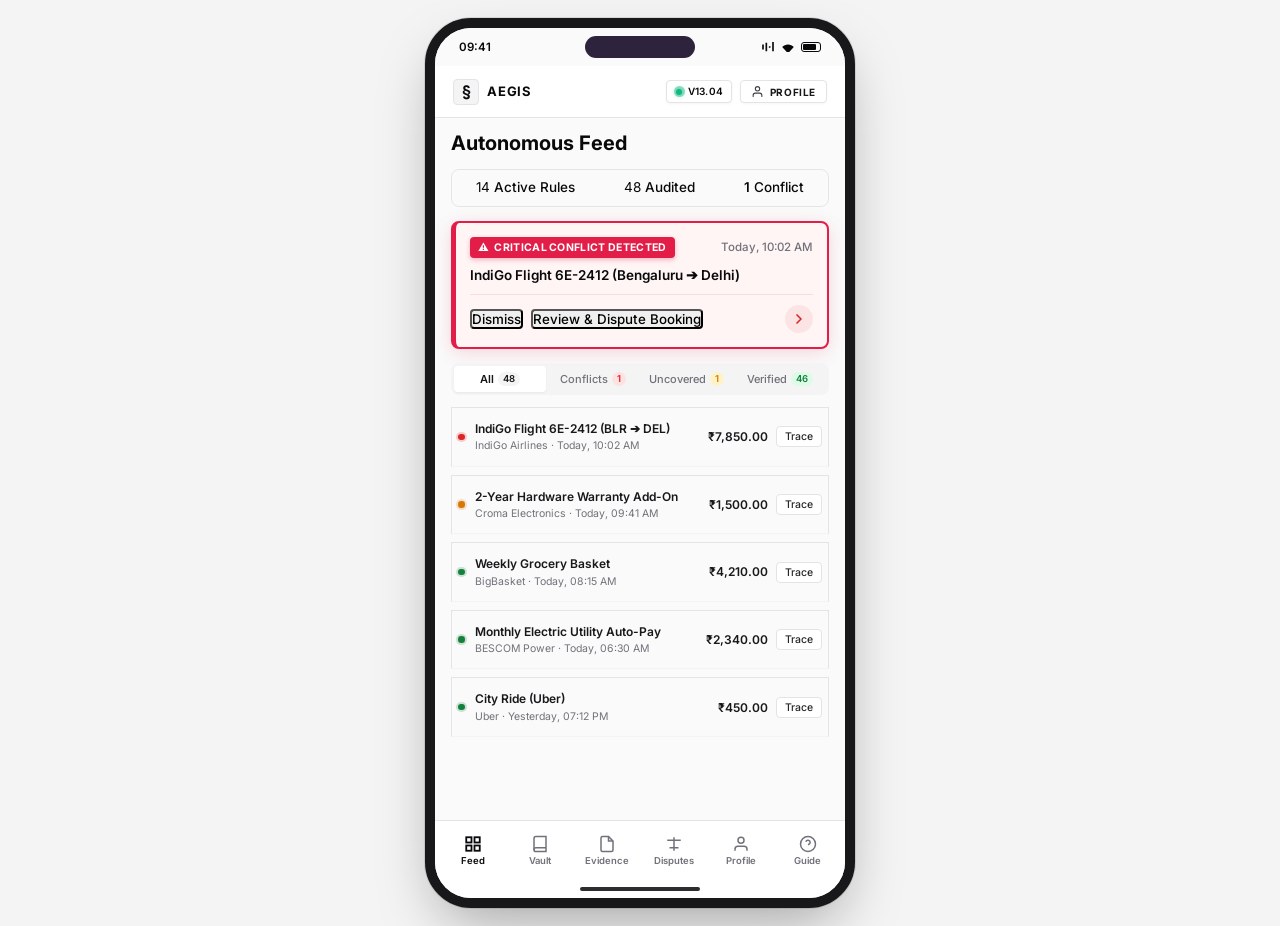
<file: mobileapp/index.html>
<!DOCTYPE html>
<html lang="en">

<head>
  <meta charset="UTF-8">
  <meta name="viewport"
    content="width=device-width, initial-scale=1.0, maximum-scale=1.0, user-scalable=no, viewport-fit=cover">
  <title>AEGIS — Autonomous Intent Auditing & Arbitration Ledger</title>
  <link rel="preconnect" href="https://fonts.googleapis.com">
  <link rel="preconnect" href="https://fonts.gstatic.com" crossorigin>
  <link
    href="https://fonts.googleapis.com/css2?family=Inter:wght@400;500;600;700&display=swap"
    rel="stylesheet">
  <link rel="stylesheet" href="styles.css">
</head>

<body>
  <!-- Mobile Device Shell Wrapper -->
  <div class="mobile-viewport-shell">
    <div class="mobile-device">

      <!-- iOS / Modern Mobile Status Bar -->
      <div class="status-bar">
        <span class="status-time">09:41</span>
        <div class="notch-island"></div>
        <div class="status-icons">
          <svg width="14" height="10" viewBox="0 0 16 12" fill="currentColor">
            <path d="M1 9h2V3H1v6zm4 2h2V1H5v10zm4-4h2V5H9v4zm4 4h2V0h-2v11z" />
          </svg>
          <svg width="12" height="10" viewBox="0 0 16 12" fill="currentColor">
            <path d="M8 2.5C4.9 2.5 2.2 3.8.3 5.9L8 14.5l7.7-8.6C13.8 3.8 11.1 2.5 8 2.5z" />
          </svg>
          <div class="battery-icon">
            <div class="battery-level"></div>
          </div>
        </div>
      </div>

      <!-- App Masthead with Live Pulse & Profile Avatar -->
      <header class="mobile-header">
        <div class="header-brand">
          <div class="brand-symbol">§</div>
          <span class="brand-title">AEGIS</span>
        </div>
        <div class="header-right">
          <span class="header-pill mono has-detail" data-detail-title="Vault Specification"
            data-detail-tag="SPECIFICATION" data-detail-highlight="Version 13.04 Enforced"
            data-detail-text="14 active human constraints sealed in client-side enclave. SHA-256 root hash verified.">
            <span class="live-pulse-wrapper mini">
              <span class="live-pulse-core"></span>
              <span class="live-pulse-ring"></span>
            </span>
            <span>V13.04</span>
          </span>
          <button class="m-profile-pill-btn has-detail" id="btnTopAvatar" title="Open Profile & Spent Analysis"
            data-detail-title="Principal Identity" data-detail-tag="USR-2040-DEMO"
            data-detail-highlight="Harshith · Bangalore"
            data-detail-text="Hardware TPM-2040 enclave key 8F9A-2B3C. Tap to open profile, spent charts, and kill-switch.">
            <svg class="m-profile-icon" width="13" height="13" viewBox="0 0 24 24" fill="none" stroke="currentColor"
              stroke-width="2" stroke-linecap="round" stroke-linejoin="round">
              <path d="M20 21v-2a4 4 0 0 0-4-4H8a4 4 0 0 0-4 4v2"></path>
              <circle cx="12" cy="7" r="4"></circle>
            </svg>
            <span class="m-profile-text">PROFILE</span>
            <span class="live-pulse-wrapper micro" title="Active">
              <span class="live-pulse-core"></span>
              <span class="live-pulse-ring"></span>
            </span>
          </button>
        </div>
      </header>

      <!-- Main Scrollable Content Area -->
      <main class="mobile-content">

        <!-- ========================================== -->
        <!-- SCREEN 1: AUDIT FEED / OVERVIEW            -->
        <!-- ========================================== -->
        <section class="screen-pane active" id="screen-overview">
          <div class="welcome-box">
            <h1 class="welcome-title">Autonomous Feed</h1>
          </div>

          <!-- Sleek, Borderless Horizontal Summary Bar with Subtle Dividers -->
          <div class="m-enterprise-stats-bar">
            <div class="m-stat-item has-detail" data-detail-title="Vault Mandates" data-detail-tag="ACTIVE RULES"
              data-detail-highlight="14 Enforced Constraints"
              data-detail-text="Covering domestic flights, daily food, utility limits, recurring software, and office expenses.">
              <span class="m-stat-num mono" id="overviewRulesCount">14</span>
              <span class="m-stat-label">Active Rules</span>
            </div>
            <div class="m-stat-divider"></div>
            <div class="m-stat-item has-detail" data-detail-title="Audited Actions" data-detail-tag="VERIFIED"
              data-detail-highlight="48 Transactions Audited"
              data-detail-text="Every agent action is cryptographically checked against recorded limits in real-time.">
              <span class="m-stat-num mono">48</span>
              <span class="m-stat-label">Audited</span>
            </div>
            <div class="m-stat-divider"></div>
            <div class="m-stat-item m-stat-conflict has-detail" data-detail-title="Booking Conflict"
              data-detail-tag="NEEDS ATTENTION" data-detail-highlight="Flight Arrival Conflict"
              data-detail-text="Your flight booking arrives at 9:00 PM, violating your rule to arrive before 6:00 PM.">
              <span class="m-stat-num mono text-danger font-600" id="overviewOpenCases">1</span>
              <span class="m-stat-label text-danger">Conflict</span>
            </div>
          </div>

          <!-- Featured / Critical Alert Card (Expandable Alert Bar) -->
          <div class="m-enterprise-conflict-card conflict-card-highlighted" id="mPrimaryConflictCard">
            <!-- Clickable Conflict Summary Bar -->
            <div class="m-conflict-bar-toggle" id="mConflictBarToggle" title="Tap to view rule comparison">
              <div class="m-conflict-bar-top">
                <div class="m-conflict-alert-badge">
                  <span class="m-conflict-icon">⚠️</span>
                  <span class="m-conflict-badge-text">CRITICAL CONFLICT DETECTED</span>
                </div>
                <span class="m-conflict-bar-time">Today, 10:02 AM</span>
              </div>

              <div class="m-ent-title-wrap">
                <h3 class="m-ent-title">IndiGo Flight 6E-2412 (Bengaluru ➔ Delhi)</h3>
              </div>

              <div class="m-conflict-bar-actions">
                <div class="m-conflict-btns">
                  <button class="m-btn-ent-ghost" id="btnMReviewDismiss">Dismiss</button>
                  <button class="m-btn-ent-primary" id="btnMReviewEvidence">
                    <span>Review & Dispute Booking</span>
                  </button>
                </div>
                <div class="m-conflict-chevron-wrap" title="Toggle rule comparison">
                  <svg class="m-conflict-chevron-icon" width="16" height="16" viewBox="0 0 24 24" fill="none" stroke="currentColor" stroke-width="2.5" stroke-linecap="round" stroke-linejoin="round">
                    <polyline points="9 18 15 12 9 6"></polyline>
                  </svg>
                </div>
              </div>
            </div>

            <!-- Expandable Comparison Drawer (Reveals when tapped) -->
            <div class="m-conflict-expandable-drawer" id="mConflictExpandableDrawer">
              <div class="m-enterprise-diff-grid">
                <!-- Left Column: Your Rule -->
                <div class="m-diff-col col-expected">
                  <div class="m-diff-col-head">
                    <span class="m-diff-col-label">YOUR RULE</span>
                    <span class="m-diff-col-tag tag-mandate">Arrive before 6:00 PM</span>
                  </div>
                  <div class="m-diff-col-text">
                    Arrive before <strong class="font-600">6:00 PM</strong>
                  </div>
                  <div class="m-diff-col-meta">
                    Rule was active prior to booking
                  </div>
                </div>

                <!-- Right Column: What Happened -->
                <div class="m-diff-col col-actual">
                  <div class="m-diff-col-head">
                    <span class="m-diff-col-label">WHAT HAPPENED</span>
                    <span class="m-diff-col-tag tag-breach">3 Hours Late</span>
                  </div>
                  <div class="m-diff-col-text text-breach">
                    Flight lands at <strong>9:00 PM</strong>
                  </div>
                  <div class="m-diff-col-meta text-danger">
                    Booked without your approval
                  </div>
                </div>
              </div>

              <!-- Variance Alert Strip -->
              <div class="m-enterprise-variance-strip">
                <svg width="15" height="15" viewBox="0 0 24 24" fill="none" stroke="currentColor" stroke-width="2">
                  <path d="M10.29 3.86L1.82 18a2 2 0 0 0 1.71 3h16.94a2 2 0 0 0 1.71-3L13.71 3.86a2 2 0 0 0-3.42 0z">
                  </path>
                  <line x1="12" y1="9" x2="12" y2="13"></line>
                  <line x1="12" y1="17" x2="12.01" y2="17"></line>
                </svg>
                <span><strong>Conflict:</strong> Your travel assistant booked a flight arriving at 9:00 PM, exceeding your 6:00 PM arrival cutoff by 3 hours.</span>
              </div>
            </div>
          </div>

          <!-- Linear / Apple Style Segmented Control Tab Bar -->
          <div class="m-linear-segmented-control" id="mActivityFilters" role="tablist"
            aria-label="Filter execution records">
            <button class="m-linear-tab active" data-filter="all" role="tab" aria-selected="true">
              <span>All</span>
              <span class="m-linear-tab-badge">48</span>
            </button>
            <button class="m-linear-tab" data-filter="mismatch" role="tab" aria-selected="false">
              <span>Conflicts</span>
              <span class="m-linear-tab-badge badge-red">1</span>
            </button>
            <button class="m-linear-tab" data-filter="uncovered" role="tab" aria-selected="false">
              <span>Uncovered</span>
              <span class="m-linear-tab-badge badge-amber">1</span>
            </button>
            <button class="m-linear-tab" data-filter="verified" role="tab" aria-selected="false">
              <span>Verified</span>
              <span class="m-linear-tab-badge badge-green">46</span>
            </button>
          </div>

          <!-- Activity Feed List with Standardized Badges and Quick Actions -->
          <div class="m-activity-list" id="mOverviewActivityList">
            <!-- Dynamically populated via app.js -->
          </div>
        </section>

        <!-- ========================================== -->
        <!-- SCREEN 2: INSTRUCTIONS VAULT               -->
        <!-- ========================================== -->
        <section class="screen-pane" id="screen-instructions">
          <div class="screen-title-bar">
            <div>
              <h2 class="screen-title">Instruction Vault</h2>
            </div>
            <!-- High-Contrast Obsidian Dark Primary Button -->
            <button class="btn-obsidian-m" id="btnMOpenAddRule">
              <svg width="12" height="12" viewBox="0 0 24 24" fill="none" stroke="currentColor" stroke-width="2.5">
                <line x1="12" y1="5" x2="12" y2="19"></line>
                <line x1="5" y1="12" x2="19" y2="12"></line>
              </svg>
              <span> Append Mandate</span>
            </button>
          </div>

          <!-- Sticky Mobile Search & Domain Filter Control Bar -->
          <div class="m-mandates-control-bar" id="mMandatesControlBar">
            <div class="m-mandates-search-wrap">
              <svg class="search-icon" width="13" height="13" viewBox="0 0 24 24" fill="none" stroke="currentColor"
                stroke-width="2">
                <circle cx="11" cy="11" r="8"></circle>
                <line x1="21" y1="21" x2="16.65" y2="16.65"></line>
              </svg>
              <input type="text" class="m-mandates-search-input" id="mMandatesSearchInput"
                placeholder="Search rules (e.g. Travel, Dining, Commute)...">
              <button class="search-clear-btn hidden" id="mMandatesSearchClear">✕</button>
            </div>

            <div class="m-mandates-filter-row">
              <div class="m-domain-pills-bar" id="mDomainFilterPills" role="tablist">
                <!-- Dynamically populated via mobileapp/app.js -->
              </div>
              <button class="m-severity-toggle-btn" id="btnMSeverityToggle" role="switch" aria-checked="false"
                title="Filter hard limits only">
                <span>⚡ Hard Limits</span>
              </button>
            </div>
          </div>

          <div class="m-activity-list" id="mRulesContainer">
            <!-- Dynamically populated via app.js with clean badges and ghost buttons -->
          </div>
        </section>

        <!-- ========================================== -->
        <!-- SCREEN 3: EVIDENCE (DISPUTE DOSSIER)       -->
        <!-- ========================================== -->
        <section class="screen-pane" id="screen-evidence">
          <div class="screen-title-bar">
            <div>
              <h2 class="screen-title">Evidence Dossier</h2>
            </div>
          </div>

          <!-- Verified Pre-Execution Takeaway Strip -->
          <div class="takeaway-strip">
            <span class="takeaway-title">Timeline Status:</span>
            <div class="takeaway-tags">
              <span class="takeaway-pill has-detail" data-detail-title="Timeline Verification" data-detail-tag="CONFIRMED"
                data-detail-highlight="Rule Set Before Booking"
                data-detail-text="Your rule was active 2.5 minutes before the flight booking was generated."><strong>Rule Active:</strong> Set Prior to Booking</span>
              <span class="takeaway-pill has-detail" data-detail-title="Claimed Remedy" data-detail-tag="DISPUTE"
                data-detail-highlight="Disputed Amount"
                data-detail-text="Dispute package prepared to request merchant refund or rebooking."><strong>Dispute:</strong>
                ₹7,850.00</span>
            </div>
          </div>

          <!-- Side-by-Side Comparison -->
          <div class="m-card">
            <div class="card-m-sec-title">Your Rule vs. Actual Booking</div>

            <div class="compare-m-block">
              <span class="compare-tag">YOUR ACTIVE RULE</span>
              <div class="compare-val">
                "Never book domestic flights scheduled to arrive <strong class="text-lead font-600">after 6:00 PM</strong>."
              </div>
              <div class="hash-pill" style="color: #059669;">
                <span>✓ Active Prior to Booking</span>
              </div>
            </div>

            <div class="compare-m-block observed-block">
              <span class="compare-tag text-critical">WHAT WAS BOOKED</span>
              <div class="compare-val">
                IndiGo Flight 6E-2412 arrives at <strong class="text-critical font-600">9:00 PM</strong> · ₹7,850.00
              </div>
              <div class="hash-pill" style="color: #DC2626;">
                <span>⚠️ 3 Hours Past Cutoff</span>
              </div>
            </div>

            <div class="m-delta-banner">
              <strong class="text-critical font-600">Conflict:</strong> The flight lands at 9:00 PM, which is 3 hours past your 6:00 PM arrival cutoff rule.
            </div>
          </div>

          <!-- Vertical Timeline -->
          <div class="m-card">
            <div class="card-m-sec-title">Booking & Verification Timeline</div>
            <div class="m-timeline">
              <div class="m-timeline-point">
                <div class="m-tl-dot"></div>
                <div class="m-tl-info">
                  <span class="text-xs text-muted">10:00 AM</span>
                  <div class="m-tl-text">You set rule: Domestic flights must arrive before 6:00 PM</div>
                </div>
              </div>
              <div class="m-timeline-point">
                <div class="m-tl-dot"></div>
                <div class="m-tl-info">
                  <span class="text-xs text-muted">10:02 AM</span>
                  <div class="m-tl-text">Travel Assistant booked IndiGo flight arriving at 9:00 PM</div>
                </div>
              </div>
              <div class="m-timeline-point critical">
                <div class="m-tl-dot dot-critical"></div>
                <div class="m-tl-info">
                  <span class="text-xs text-critical font-600">10:02 AM</span>
                  <div class="m-tl-text font-600 text-critical">Conflict detected: Flight arrives 3 hours past your cutoff</div>
                </div>
              </div>
              <div class="m-timeline-point">
                <div class="m-tl-dot"></div>
                <div class="m-tl-info">
                  <span class="text-xs text-muted">10:03 AM</span>
                  <div class="m-tl-text">Dispute evidence package prepared for IndiGo review</div>
                </div>
              </div>
            </div>
          </div>

          <!-- Actions -->
          <div class="card-m-actions">
            <button class="btn btn-secondary flex-1" id="btnMDownloadDossier">Export Evidence</button>
            <button class="btn btn-primary flex-1" id="btnMProceedToDispute">Submit Dispute →</button>
          </div>

          <!-- Legal Attestation Disclaimer Footer -->
          <div class="m-evidence-legal-disclaimer">
            <span class="text-2xs text-muted font-600">DISPUTE RECOURSE POLICY</span>
            <p class="text-2xs" style="margin-top: 3px; line-height: 1.4;">
              Notice: Dispute resolution and refunds are processed in accordance with merchant cancellation policies and consumer protection regulations.
            </p>
          </div>
        </section>

        <!-- ========================================== -->
        <!-- SCREEN 4: ARBITRATION CASES                -->
        <!-- ========================================== -->
        <section class="screen-pane" id="screen-disputes">
          <div class="screen-title-bar">
            <div>
              <h2 class="screen-title">Merchant Dispute Claims</h2>
            </div>
          </div>

          <!-- Visible Notice / Disclaimer Banner -->
          <div class="m-disclaimer-banner">
            <span class="m-disclaimer-icon">⚠️</span>
            <span class="m-disclaimer-text">
              <strong>Notice:</strong> Dispute resolution and refunds are subject to the merchant's official policies. Tap a claim below to view progress or submit evidence.
            </span>
          </div>

          <!-- Mobile Claims Selector List -->
          <div class="m-claims-list-card">
            <div class="m-claims-list-header">
              <span class="text-xs font-600">DISPUTE CLAIMS</span>
              <span class="claims-count-badge">3 Total</span>
            </div>
            <div class="m-claims-nav-list" id="mClaimsNavList">
              <div class="m-claim-list-item active" data-claim-id="claim-1">
                <div class="claim-item-top">
                  <span class="claim-item-merchant">IndiGo Airlines</span>
                  <span class="claim-item-status status-step-2">Step 2 of 4 · Ready</span>
                </div>
                <div class="claim-item-title">Flight 6E-2412 (BLR ➔ DEL)</div>
                <div class="claim-item-sub">Arrives 9:00 PM · Disputed: ₹7,850.00</div>
              </div>

              <div class="m-claim-list-item" data-claim-id="claim-2">
                <div class="claim-item-top">
                  <span class="claim-item-merchant">Croma Electronics</span>
                  <span class="claim-item-status status-step-4">Step 4 of 4 · Resolved</span>
                </div>
                <div class="claim-item-title">Smart Display Warranty Add-on</div>
                <div class="claim-item-sub">Unauthorized Plan · ₹1,299.00 Refunded</div>
              </div>

              <div class="m-claim-list-item" data-claim-id="claim-3">
                <div class="claim-item-top">
                  <span class="claim-item-merchant">Uber Premier</span>
                  <span class="claim-item-status status-step-3">Step 3 of 4 · Under Review</span>
                </div>
                <div class="claim-item-title">Airport Transit Surge Peak</div>
                <div class="claim-item-sub">Exceeded ₹800 Cap · Disputed: ₹650.00</div>
              </div>
            </div>
          </div>

          <!-- Visual 4-Step Progress Stepper -->
          <div class="m-card" style="margin-top: 10px;">
            <div class="card-m-sec-title">Dispute Progress (4 Steps)</div>
            <div class="m-timeline" id="mClaimTimeline">
              <div class="m-timeline-point point-done" id="mStep1Row">
                <div class="m-tl-dot dot-done"></div>
                <div class="m-tl-info">
                  <span class="text-xs text-muted">1. Conflict Detected</span>
                  <div class="m-tl-text font-600" id="mStep1Text">10:02 AM · Rule Breach</div>
                </div>
              </div>
              <div class="m-timeline-point point-current" id="mStep2Row">
                <div class="m-tl-dot dot-current" id="mStep2Dot"></div>
                <div class="m-tl-info">
                  <span class="text-xs text-muted" id="mStep2Lbl">2. Evidence Sealed</span>
                  <div class="m-tl-text font-600" id="mStep2Meta">10:03 AM · Ready</div>
                </div>
              </div>
              <div class="m-timeline-point" id="mStep3Row">
                <div class="m-tl-dot" id="mStep3Dot"></div>
                <div class="m-tl-info">
                  <span class="text-xs text-muted" id="mStep3Lbl">3. Merchant Review</span>
                  <div class="m-tl-text" id="mStep3Meta">Pending Action</div>
                </div>
              </div>
              <div class="m-timeline-point" id="mStep4Row">
                <div class="m-tl-dot" id="mStep4Dot"></div>
                <div class="m-tl-info">
                  <span class="text-xs text-muted" id="mStep4Lbl">4. Resolution / Refund</span>
                  <div class="m-tl-text" id="mStep4Meta">Pending Review</div>
                </div>
              </div>
            </div>
          </div>

          <!-- Claim Overview Grid & Statement of Claim for Selected Claim -->
          <div class="m-card" style="margin-top: 10px;">
            <div class="claim-overview-grid" style="margin-bottom: 12px;">
              <div class="claim-overview-cell">
                <span class="claim-overview-k">MERCHANT</span>
                <span class="claim-overview-v" id="mClaimMerchant">IndiGo Airlines</span>
              </div>
              <div class="claim-overview-cell">
                <span class="claim-overview-k">CONFLICT</span>
                <span class="claim-overview-v text-critical font-600" id="mClaimConflict">Arrives 9:00 PM (Rule: &lt; 6:00 PM)</span>
              </div>
              <div class="claim-overview-cell">
                <span class="claim-overview-k">AMOUNT IN DISPUTE</span>
                <span class="claim-overview-v text-critical font-600" id="mClaimAmount">₹7,850.00</span>
              </div>
              <div class="claim-overview-cell">
                <span class="claim-overview-k">RULE STATUS</span>
                <span class="claim-overview-v text-verified font-600" id="mClaimRuleStatus">Active Before Booking</span>
              </div>
            </div>

            <!-- Statement of Claim -->
            <div class="statement-claim-box" style="margin-top: 6px;">
              <div class="statement-claim-title">STATEMENT OF CLAIM</div>
              <div class="statement-claim-text" id="mClaimStatement">
                On October 21 at 10:02 AM, your Travel Assistant booked IndiGo flight 6E-2412 from Bengaluru to New Delhi arriving at 9:00 PM. Prior to this booking, an active rule was set at 10:00 AM requiring all domestic flights to arrive before 6:00 PM.
                <br><br>
                Because the assistant booked a ticket arriving 3 hours after your specified cutoff time, this dispute package has been generated to submit to IndiGo for review and reimbursement.
              </div>
            </div>

            <!-- Resolution Confirmation Card (Revealed on action) -->
            <div class="res-card hidden" id="mResolutionResult"
              style="background-color: #F0FDF4; border: 1.5px solid #86EFAC; border-radius: 6px; padding: 10px; margin-top: 10px;">
              <span class="status-pill-m status-verified">DISPUTE TRANSMITTED 🟢 // UNDER REVIEW ⏳</span>
              <p class="text-xs text-lead font-500" style="margin-top: 6px; line-height: 1.45;">
                IndiGo resolution server acknowledged receipt of your dispute package. Claim <strong>#DSP-8910</strong> is under <strong>Merchant Review</strong> (Est. 24-48h).
              </p>
            </div>

            <!-- 1-Tap Dispute Button -->
            <div style="margin-top: 12px;" id="mClaimActionWrap">
              <button class="btn btn-primary w-100" id="btnMInitiateDispute">
                ⚡ Submit Dispute Claim to IndiGo
              </button>
            </div>
          </div>
        </section>

        <!-- ========================================== -->
        <!-- ========================================== -->
        <!-- SCREEN 5: PRINCIPAL PROFILE & SETTINGS (HUB) -->
        <!-- ========================================== -->
        <section class="screen-pane" id="screen-security">

          <!-- 1. Top Minimal Header Bar -->
          <div class="hub-top-bar">
            <button class="hub-top-action-btn" id="btnHubBack" title="Back to Activity Feed">
              <svg width="16" height="16" viewBox="0 0 24 24" fill="none" stroke="currentColor" stroke-width="2.5"
                stroke-linecap="round" stroke-linejoin="round">
                <polyline points="15 18 9 12 15 6"></polyline>
              </svg>
            </button>
            <h2 class="hub-screen-title">Profile & App Settings</h2>
            <button class="hub-top-action-btn" id="btnHubHelp" title="View Security Charter & Guide">
              <svg width="15" height="15" viewBox="0 0 24 24" fill="none" stroke="currentColor" stroke-width="2"
                stroke-linecap="round" stroke-linejoin="round">
                <circle cx="12" cy="12" r="10"></circle>
                <path d="M9.09 9a3 3 0 0 1 5.83 1c0 2-3 3-3 3"></path>
                <line x1="12" y1="17" x2="12.01" y2="17"></line>
              </svg>
            </button>
          </div>

          <!-- 2. User & Vault Summary Card -->
          <div class="hub-user-summary">
            <div class="hub-user-left">
              <div class="hub-avatar-circle">
                <span>H</span>
                <span class="hub-avatar-pip" title="Device Protected"></span>
              </div>
              <div>
                <h3 class="hub-user-name">Harshith</h3>
                <div class="hub-user-sub">
                  <span>Bengaluru, India</span>
                  <span>·</span>
                  <span class="text-verified font-600">Device Protected</span>
                </div>
              </div>
            </div>
            <button class="hub-manage-link" id="btnHubManageUser"
              title="Manage credentials">Manage</button>
          </div>

          <!-- 3. Active Enclave Card -->
          <div class="hub-enclave-card" id="btnHubEnclaveCard" title="View Security Credentials">
            <div class="hub-enclave-left">
              <div class="hub-enclave-icon-box">
                <svg width="16" height="16" viewBox="0 0 24 24" fill="none" stroke="currentColor" stroke-width="2"
                  stroke-linecap="round" stroke-linejoin="round">
                  <rect x="4" y="4" width="16" height="16" rx="2"></rect>
                  <rect x="9" y="9" width="6" height="6"></rect>
                  <line x1="9" y1="1" x2="9" y2="4"></line>
                  <line x1="15" y1="1" x2="15" y2="4"></line>
                  <line x1="9" y1="20" x2="9" y2="23"></line>
                  <line x1="15" y1="20" x2="15" y2="23"></line>
                </svg>
              </div>
              <div>
                <div class="hub-enclave-title-row">
                  <span class="hub-enclave-key-title">Protected Key: 8F9A-2B3C</span>
                  <span class="hub-enclave-badge">ON-DEVICE</span>
                </div>
                <div class="hub-enclave-sub">Secure hardware storage · Never leaves device</div>
              </div>
            </div>
            <svg class="hub-chevron-icon" width="16" height="16" viewBox="0 0 24 24" fill="none" stroke="currentColor"
              stroke-width="2" stroke-linecap="round" stroke-linejoin="round">
              <polyline points="9 18 15 12 9 6"></polyline>
            </svg>
          </div>

          <!-- 4. Subtle Notification Banner -->
          <div class="hub-alert-banner">
            <div class="hub-alert-left">
              <span class="hub-pulse-dot"></span>
              <span class="hub-alert-msg">Agent Auditing Active · Independent Evidence Dossiers</span>
            </div>
            <button class="hub-alert-pill" id="btnHubAlertInspect">View Live Audit</button>
          </div>

          <!-- 5. Horizontal "Suggested for You" Carousel -->
          <div class="hub-carousel-section">
            <div class="hub-section-label">Suggested For You</div>
            <div class="hub-carousel-track">

              <div class="hub-tile-card" id="tileDossierExport" title="Export Signed Cryptographic Dossier">
                <div class="hub-tile-badge tint-purple">
                  <svg width="14" height="14" viewBox="0 0 24 24" fill="none" stroke="currentColor" stroke-width="2">
                    <path d="M21 15v4a2 2 0 0 1-2 2H5a2 2 0 0 1-2-2v-4"></path>
                    <polyline points="7 10 12 15 17 10"></polyline>
                    <line x1="12" y1="15" x2="12" y2="3"></line>
                  </svg>
                </div>
                <div class="hub-tile-title">Audit Log Export</div>
                <div class="hub-tile-sub">Signed JSON Dossier</div>
              </div>

              <div class="hub-tile-card" id="tileBearerKeys" title="Manage Connected Agent Bearer Tokens">
                <div class="hub-tile-badge tint-blue">
                  <svg width="14" height="14" viewBox="0 0 24 24" fill="none" stroke="currentColor" stroke-width="2">
                    <path d="M21 2l-2 2m-1-1l-3 3m1 1l-2 2m-1-1l-2 2m-2-2l-3 3a5 5 0 1 1-7-7l3-3a5 5 0 0 1 7 0l2 2">
                    </path>
                  </svg>
                </div>
                <div class="hub-tile-title">API Bearer Keys</div>
                <div class="hub-tile-sub">3 Active Agent Tokens</div>
              </div>

              <div class="hub-tile-card" id="tileBiometric" title="Hardware WebAuthn Passkeys">
                <div class="hub-tile-badge tint-emerald">
                  <svg width="14" height="14" viewBox="0 0 24 24" fill="none" stroke="currentColor" stroke-width="2">
                    <path d="M12 11c0 1.66-1.34 3-3 3s-3-1.34-3-3 1.34-3 3-3 3 1.34 3 3z"></path>
                    <path
                      d="M12 2a10 10 0 0 0-10 10c0 4.42 2.87 8.17 6.84 9.5.5.08.66-.23.66-.5v-1.69c-2.77.6-3.36-1.34-3.36-1.34-.46-1.16-1.11-1.47-1.11-1.47-.91-.62.07-.6.07-.6 1 .07 1.53 1.03 1.53 1.03.87 1.52 2.34 1.07 2.91.83.1-.65.35-1.09.63-1.34-2.22-.25-4.55-1.11-4.55-4.92 0-1.11.38-2 1.03-2.71-.1-.25-.45-1.29.1-2.64 0 0 .84-.27 2.75 1.02.79-.22 1.65-.33 2.5-.33.85 0 1.71.11 2.5.33 1.91-1.29 2.75-1.02 2.75-1.02.55 1.35.2 2.39.1 2.64.65.71 1.03 1.6 1.03 2.71 0 3.82-2.34 4.66-4.57 4.91.36.31.69.92.69 1.85V21c0 .27.16.59.67.5C19.14 20.16 22 16.42 22 12A10 10 0 0 0 12 2z">
                    </path>
                  </svg>
                </div>
                <div class="hub-tile-title">Biometric Enclave</div>
                <div class="hub-tile-sub">WebAuthn Passkey</div>
              </div>

              <div class="hub-tile-card" id="tileArbitration" title="Bilateral Merchant Arbitration">
                <div class="hub-tile-badge tint-amber">
                  <svg width="14" height="14" viewBox="0 0 24 24" fill="none" stroke="currentColor" stroke-width="2">
                    <path d="M12 3v18"></path>
                    <path d="M5 8l7-5 7 5"></path>
                    <path d="M3 13l4-2 4 2-4 2-4-2z"></path>
                    <path d="M13 13l4-2 4 2-4 2-4-2z"></path>
                  </svg>
                </div>
                <div class="hub-tile-title">Carrier Arbitration</div>
                <div class="hub-tile-sub">ADRP-2040 Portal</div>
              </div>

            </div>
          </div>

          <!-- 6. Hub List Section 1: Agent Mandates & Vaults -->
          <div class="hub-group-section">
            <div class="hub-group-header">Agent Mandates & Vaults</div>
            <div class="hub-list-card">

              <!-- Row: Audited Spent Analytics -->
              <div class="hub-row-item" data-hub-target="spending" title="Inspect Spent Analysis & Allocation Charts">
                <div class="hub-row-left">
                  <div class="hub-row-icon-box hub-tint-indigo">
                    <svg width="16" height="16" viewBox="0 0 24 24" fill="none" stroke="currentColor" stroke-width="2">
                      <path d="M21.21 15.89A10 10 0 1 1 8 2.83"></path>
                      <path d="M22 12A10 10 0 0 0 12 2v10z"></path>
                    </svg>
                  </div>
                  <div class="hub-row-content">
                    <span class="hub-row-title">Audited Spent Analytics</span>
                  </div>
                </div>
                <div class="hub-row-right">
                  <svg class="hub-chevron-icon" width="16" height="16" viewBox="0 0 24 24" fill="none"
                    stroke="currentColor" stroke-width="2">
                    <polyline points="9 18 15 12 9 6"></polyline>
                  </svg>
                </div>
              </div>

              <!-- Row: Autonomous Ceilings -->
              <div class="hub-row-item" data-hub-target="ceilings" title="View Autonomous Quota Ceilings">
                <div class="hub-row-left">
                  <div class="hub-row-icon-box hub-tint-emerald">
                    <svg width="16" height="16" viewBox="0 0 24 24" fill="none" stroke="currentColor" stroke-width="2">
                      <line x1="4" y1="21" x2="4" y2="14"></line>
                      <line x1="4" y1="10" x2="4" y2="3"></line>
                      <line x1="12" y1="21" x2="12" y2="12"></line>
                      <line x1="12" y1="8" x2="12" y2="3"></line>
                      <line x1="20" y1="21" x2="20" y2="16"></line>
                      <line x1="20" y1="12" x2="20" y2="3"></line>
                    </svg>
                  </div>
                  <div class="hub-row-content">
                    <span class="hub-row-title">Expenditure Ceilings</span>
                  </div>
                </div>
                <div class="hub-row-right">
                  <svg class="hub-chevron-icon" width="16" height="16" viewBox="0 0 24 24" fill="none"
                    stroke="currentColor" stroke-width="2">
                    <polyline points="9 18 15 12 9 6"></polyline>
                  </svg>
                </div>
              </div>

              <!-- Row: Connected Autonomous Agents -->
              <div class="hub-row-item" data-hub-target="agents" title="Manage Connected Agent Bearers">
                <div class="hub-row-left">
                  <div class="hub-row-icon-box hub-tint-blue">
                    <svg width="16" height="16" viewBox="0 0 24 24" fill="none" stroke="currentColor" stroke-width="2">
                      <rect x="2" y="3" width="20" height="14" rx="2" ry="2"></rect>
                      <line x1="8" y1="21" x2="16" y2="21"></line>
                      <line x1="12" y1="17" x2="12" y2="21"></line>
                    </svg>
                  </div>
                  <div class="hub-row-content">
                    <span class="hub-row-title">Connected Agent Bearers</span>
                  </div>
                </div>
                <div class="hub-row-right">
                  <svg class="hub-chevron-icon" width="16" height="16" viewBox="0 0 24 24" fill="none"
                    stroke="currentColor" stroke-width="2">
                    <polyline points="9 18 15 12 9 6"></polyline>
                  </svg>
                </div>
              </div>

            </div>
          </div>

          <!-- 7. Hub List Section 2: Security, Governance & Recourse -->
          <div class="hub-group-section">
            <div class="hub-group-header">Security, Governance & Recourse</div>
            <div class="hub-list-card">

              <!-- Row: Emergency Kill-Switch -->
              <div class="hub-row-item" data-hub-target="killswitch" title="Emergency Token Revocation">
                <div class="hub-row-left">
                  <div class="hub-row-icon-box hub-tint-rose">
                    <svg width="16" height="16" viewBox="0 0 24 24" fill="none" stroke="currentColor" stroke-width="2">
                      <path d="M18.36 6.64a9 9 0 1 1-12.73 0"></path>
                      <line x1="12" y1="2" x2="12" y2="12"></line>
                    </svg>
                  </div>
                  <div class="hub-row-content">
                    <span class="hub-row-title">Emergency Kill-Switch</span>
                  </div>
                </div>
                <div class="hub-row-right">
                  <svg class="hub-chevron-icon" width="16" height="16" viewBox="0 0 24 24" fill="none"
                    stroke="currentColor" stroke-width="2">
                    <polyline points="9 18 15 12 9 6"></polyline>
                  </svg>
                </div>
              </div>

              <!-- Row: Local Cryptographic Hardware Specs -->
              <div class="hub-row-item" data-hub-target="hardware"
                title="Inspect TPM-2040 Hardware Enclave Specifications">
                <div class="hub-row-left">
                  <div class="hub-row-icon-box hub-tint-amber">
                    <svg width="16" height="16" viewBox="0 0 24 24" fill="none" stroke="currentColor" stroke-width="2">
                      <rect x="4" y="4" width="16" height="16" rx="2"></rect>
                      <rect x="9" y="9" width="6" height="6"></rect>
                      <line x1="9" y1="1" x2="9" y2="4"></line>
                      <line x1="15" y1="1" x2="15" y2="4"></line>
                      <line x1="9" y1="20" x2="9" y2="23"></line>
                      <line x1="15" y1="20" x2="15" y2="23"></line>
                    </svg>
                  </div>
                  <div class="hub-row-content">
                    <span class="hub-row-title">TPM-2040 Hardware Specs</span>
                  </div>
                </div>
                <div class="hub-row-right">
                  <svg class="hub-chevron-icon" width="16" height="16" viewBox="0 0 24 24" fill="none"
                    stroke="currentColor" stroke-width="2">
                    <polyline points="9 18 15 12 9 6"></polyline>
                  </svg>
                </div>
              </div>

              <!-- Row: Biometric Passkeys -->
              <div class="hub-row-item" data-hub-target="passkeys" title="Configure WebAuthn Biometric Attestation">
                <div class="hub-row-left">
                  <div class="hub-row-icon-box hub-tint-violet">
                    <svg width="16" height="16" viewBox="0 0 24 24" fill="none" stroke="currentColor" stroke-width="2">
                      <path d="M12 11c0 1.66-1.34 3-3 3s-3-1.34-3-3 1.34-3 3-3 3 1.34 3 3z"></path>
                      <path d="M12 2a10 10 0 0 0-10 10c0 4.42 2.87 8.17 6.84 9.5.5.08.66-.23.66-.5v-1.69"></path>
                    </svg>
                  </div>
                  <div class="hub-row-content">
                    <span class="hub-row-title">Biometric Passkeys</span>
                  </div>
                </div>
                <div class="hub-row-right">
                  <span class="hub-try-tag">Try Now</span>
                  <svg class="hub-chevron-icon" width="16" height="16" viewBox="0 0 24 24" fill="none"
                    stroke="currentColor" stroke-width="2">
                    <polyline points="9 18 15 12 9 6"></polyline>
                  </svg>
                </div>
              </div>

              <!-- Row: Statutory Carrier Arbitration -->
              <div class="hub-row-item" data-hub-target="arbitration" title="View Carrier Arbitration Endpoints">
                <div class="hub-row-left">
                  <div class="hub-row-icon-box hub-tint-cyan">
                    <svg width="16" height="16" viewBox="0 0 24 24" fill="none" stroke="currentColor" stroke-width="2">
                      <path d="M12 3v18"></path>
                      <path d="M5 8l7-5 7 5"></path>
                      <path d="M3 13l4-2 4 2-4 2-4-2z"></path>
                      <path d="M13 13l4-2 4 2-4 2-4-2z"></path>
                    </svg>
                  </div>
                  <div class="hub-row-content">
                    <span class="hub-row-title">Statutory Arbitration Portal</span>
                  </div>
                </div>
                <div class="hub-row-right">
                  <svg class="hub-chevron-icon" width="16" height="16" viewBox="0 0 24 24" fill="none"
                    stroke="currentColor" stroke-width="2">
                    <polyline points="9 18 15 12 9 6"></polyline>
                  </svg>
                </div>
              </div>

            </div>
          </div>

          <!-- 8. Sticky / Bottom Tip Banner -->
          <div class="hub-sticky-banner" id="btnStickyPasskeyTip"
            title="Learn more about Biometric Passkey Attestation">
            <div class="hub-sticky-left">
              <div class="hub-sticky-icon-box">
                <svg width="15" height="15" viewBox="0 0 24 24" fill="none" stroke="currentColor" stroke-width="2">
                  <rect x="3" y="11" width="18" height="11" rx="2" ry="2"></rect>
                  <path d="M7 11V7a5 5 0 0 1 10 0v4"></path>
                </svg>
              </div>
              <div>
                <div class="hub-sticky-title">Passkeys enable OTP-free biometric attestation</div>
                <div class="hub-sticky-sub">On-device cryptographic key custody rooted in TPM-2040</div>
              </div>
            </div>
            <span class="hub-sticky-arrow">→</span>
          </div>

        </section>

        <!-- ========================================== -->
        <!-- SCREEN 6: HOW TO USE (ONBOARDING GUIDE)    -->
        <!-- ========================================== -->
        <section class="screen-pane" id="screen-guide">
          <div class="screen-title-bar">
            <div>
              <div class="mono text-xs text-muted">OPERATIONAL ONBOARDING</div>
              <h2 class="screen-title">How to Use</h2>
              <p class="screen-subtitle">Core concepts, conflict arbitration, and security guarantees.</p>
            </div>
          </div>

          <!-- Card 1: Core Mental Model -->
          <div class="m-card guide-card-mobile">
            <div class="guide-icon-header">
              <span class="guide-badge-num">1</span>
              <div>
                <h3 class="font-600 text-lead" style="font-size: 13px;">The Verification Paradox</h3>
                <span class="mono text-xs text-muted">INDEPENDENT THIRD-PARTY AUDIT</span>
              </div>
            </div>
            <p class="text-xs text-secondary" style="line-height: 1.45;">
              Delegation only pays off if you don't have to check. AEGIS sits between your AI assistants and
              merchant APIs, performing <strong class="text-lead font-600">deterministic mathematical
                comparisons</strong> without remote telemetry exposure.
            </p>
          </div>

          <!-- Card 2: Navigation Walkthrough -->
          <div class="m-card guide-card-mobile">
            <div class="guide-icon-header">
              <span class="guide-badge-num">2</span>
              <div>
                <h3 class="font-600 text-lead" style="font-size: 13px;">Navigation Guide</h3>
                <span class="mono text-xs text-muted">6 SPECIALIZED SCREENS</span>
              </div>
            </div>
            <div class="guide-step-grid">
              <div class="guide-step-row has-detail" data-detail-title="Screen 1: Feed" data-detail-tag="TAB 1"
                data-detail-highlight="Live Audit Stream"
                data-detail-text="Audits transactions in real-time. Highlights red instruction conflicts at top.">
                <span class="mono font-700 text-mauve">01</span>
                <div><strong>Home:</strong> Live transaction feed & conflict docket.</div>
              </div>
              <div class="guide-step-row has-detail" data-detail-title="Screen 2: Vault" data-detail-tag="TAB 2"
                data-detail-highlight="Instruction Vault"
                data-detail-text="Pre-sealed human boundaries with strict and advisory enforcement limits.">
                <span class="mono font-700 text-mauve">02</span>
                <div><strong>Vault:</strong> 14 active human boundary rules.</div>
              </div>
              <div class="guide-step-row has-detail" data-detail-title="Screen 3: Evidence" data-detail-tag="TAB 3"
                data-detail-highlight="Forensic Dossier"
                data-detail-text="HMAC temporal proof showing mandate existed before ticket booking.">
                <span class="mono font-700 text-mauve">03</span>
                <div><strong>Evidence:</strong> Cryptographic timestamps & hashes.</div>
              </div>
              <div class="guide-step-row has-detail" data-detail-title="Screen 4: Disputes" data-detail-tag="TAB 4"
                data-detail-highlight="Arbitration Manager"
                data-detail-text="1-tap submission of evidence dossiers to merchant dispute APIs.">
                <span class="mono font-700 text-mauve">04</span>
                <div><strong>Disputes:</strong> 1-tap dispute filings.</div>
              </div>
              <div class="guide-step-row has-detail" data-detail-title="Screen 5: Profile" data-detail-tag="TAB 5"
                data-detail-highlight="Spent Analysis & Security"
                data-detail-text="Donut allocation ring, debit velocity graphs, and emergency kill-switch.">
                <span class="mono font-700 text-mauve">05</span>
                <div><strong>Profile:</strong> Spent analysis graphs & kill-switch.</div>
              </div>
            </div>
          </div>

          <!-- Card 3: Interpreting Conflicts & Spending Metrics -->
          <div class="m-card guide-card-mobile">
            <div class="guide-icon-header">
              <span class="guide-badge-num" style="background-color: var(--vermillion-breach);">!</span>
              <div>
                <h3 class="font-600 text-lead" style="font-size: 13px;">Interpreting Conflicts & Spend</h3>
                <span class="mono text-xs text-muted">DATA INTEGRITY & RECONCILIATION</span>
              </div>
            </div>
            <p class="text-xs text-secondary" style="line-height: 1.45;">
              <strong class="text-critical font-600">Red Conflicts:</strong> Triggered when an agent action violates a
              sealed rule (e.g. arrival at 21:00 vs &lt; 18:00 IST).<br>
              <strong class="text-mauve font-600">Spent Analysis in Profile:</strong> Visualizes domain allocation and
              24h spending velocity.
            </p>
            <div class="formula-box has-detail" data-detail-title="Calculation Formula" data-detail-tag="MATH"
              data-detail-highlight="Share of Total Spend"
              data-detail-text="Category Spend divided by Total Portfolio Spend (₹16,350.00) multiplied by 100.">
              Share % = (Category Spend / ₹16,350.00 Total) × 100
            </div>
          </div>

          <!-- Card 4: Emergency Controls -->
          <div class="m-card guide-card-mobile">
            <div class="guide-icon-header">
              <span class="guide-badge-num" style="background-color: var(--text-lead);">✕</span>
              <div>
                <h3 class="font-600 text-lead" style="font-size: 13px;">Emergency Suspension & Privacy</h3>
                <span class="mono text-xs text-muted">SECURITY & CUSTODY</span>
              </div>
            </div>
            <p class="text-xs text-secondary" style="line-height: 1.45;">
              If an autonomous agent acts erratically, open your Profile and activate <strong
                class="text-critical font-600">Trigger Emergency Suspension</strong> to instantly revoke all OAuth
              bearer tokens. All data remains encrypted on your local device.
            </p>
          </div>
        </section>

      </main>

      <!-- ========================================== -->
      <!-- BOTTOM TAB NAVIGATION (Standard Mobile App)-->
      <!-- ========================================== -->
      <nav class="mobile-nav">
        <button class="m-nav-tab active" data-screen="screen-overview">
          <svg class="m-nav-icon" width="18" height="18" viewBox="0 0 24 24" fill="none" stroke="currentColor"
            stroke-width="2">
            <rect x="3" y="3" width="7" height="7" />
            <rect x="14" y="3" width="7" height="7" />
            <rect x="14" y="14" width="7" height="7" />
            <rect x="3" y="14" width="7" height="7" />
          </svg>
          <span class="m-nav-lbl">Feed</span>
        </button>

        <button class="m-nav-tab" data-screen="screen-instructions">
          <svg class="m-nav-icon" width="18" height="18" viewBox="0 0 24 24" fill="none" stroke="currentColor"
            stroke-width="2">
            <path d="M4 19.5A2.5 2.5 0 0 1 6.5 17H20" />
            <path d="M6.5 2H20v20H6.5A2.5 2.5 0 0 1 4 19.5v-15A2.5 2.5 0 0 1 6.5 2z" />
          </svg>
          <span class="m-nav-lbl">Vault</span>
        </button>

        <button class="m-nav-tab" data-screen="screen-evidence">
          <svg class="m-nav-icon" width="18" height="18" viewBox="0 0 24 24" fill="none" stroke="currentColor"
            stroke-width="2">
            <path d="M14 2H6a2 2 0 0 0-2 2v16a2 2 0 0 0 2 2h12a2 2 0 0 0 2-2V8z" />
            <polyline points="14 2 14 8 20 8" />
          </svg>
          <span class="m-nav-lbl">Evidence</span>
        </button>

        <button class="m-nav-tab" data-screen="screen-disputes">
          <svg class="m-nav-icon" width="18" height="18" viewBox="0 0 24 24" fill="none" stroke="currentColor"
            stroke-width="2">
            <path d="M12 3v18" />
            <path d="M3 7h18" />
            <path d="M6 17h12" />
          </svg>
          <span class="m-nav-lbl">Disputes</span>
        </button>

        <button class="m-nav-tab" data-screen="screen-security">
          <svg class="m-nav-icon" width="18" height="18" viewBox="0 0 24 24" fill="none" stroke="currentColor"
            stroke-width="2">
            <path d="M20 21v-2a4 4 0 0 0-4-4H8a4 4 0 0 0-4 4v2"></path>
            <circle cx="12" cy="7" r="4"></circle>
          </svg>
          <span class="m-nav-lbl">Profile</span>
        </button>

        <button class="m-nav-tab" data-screen="screen-guide">
          <svg class="m-nav-icon" width="18" height="18" viewBox="0 0 24 24" fill="none" stroke="currentColor"
            stroke-width="2">
            <circle cx="12" cy="12" r="10"></circle>
            <path d="M9.09 9a3 3 0 0 1 5.83 1c0 2-3 3-3 3"></path>
            <line x1="12" y1="17" x2="12.01" y2="17"></line>
          </svg>
          <span class="m-nav-lbl">Guide</span>
        </button>
      </nav>

      <!-- Bottom Indicator Home Bar -->
      <div class="home-indicator-bar">
        <div class="home-bar"></div>
      </div>

      <!-- ========================================== -->
      <!-- GLOBAL HIGH-CONTEXT DETAIL TOOLTIP         -->
      <!-- ========================================== -->
      <div class="global-detail-tooltip hidden" id="mGlobalDetailTooltip" role="tooltip" aria-hidden="true">
        <div class="g-tooltip-header">
          <span class="g-tooltip-title" id="mttTitle">Detail Inspector</span>
          <span class="g-tooltip-tag mono" id="mttTag">VERIFIED</span>
        </div>
        <div class="g-tooltip-highlight" id="mttHighlight">Key Highlight</div>
        <div class="g-tooltip-body" id="mttBody">Detailed context...</div>
        <div class="g-tooltip-meta mono" id="mttMeta">REF: ENCLAVE-ROOT</div>
      </div>

      <!-- ========================================== -->
      <!-- MOBILE BOTTOM SHEET MODAL (Action Inspector)-->
      <!-- ========================================== -->
      <div class="bottom-sheet-overlay hidden" id="mSheetOverlay">
        <div class="bottom-sheet-container" id="mBottomSheet">
          <div class="sheet-handle-bar">
            <div class="sheet-handle"></div>
          </div>
          <div class="sheet-header">
            <div>
              <span class="mono text-xs text-muted" id="sheetActionId">#ACT-9042</span>
              <h3 class="sheet-title" id="sheetActionTitle">Action Details</h3>
            </div>
            <button class="sheet-close" id="btnCloseSheet">&times;</button>
          </div>
          <div class="sheet-body" id="sheetBody">
            <!-- Injected via JavaScript -->
          </div>
        </div>
      </div>

      <!-- Append Rule Modal -->
      <div class="bottom-sheet-overlay hidden" id="mAddRuleOverlay">
        <div class="bottom-sheet-container" id="mAddRuleSheet">
          <div class="sheet-handle-bar">
            <div class="sheet-handle"></div>
          </div>
          <div class="sheet-header">
            <h3 class="sheet-title">Record Pre-Execution Mandate</h3>
            <button class="sheet-close" id="btnCloseAddRule">&times;</button>
          </div>
          <div class="sheet-body" style="display: flex; flex-direction: column; gap: 10px;">
            <div>
              <label class="mono text-xs text-muted" style="display: block; margin-bottom: 3px;">MANDATE
                CONSTRAINT</label>
              <input type="text" id="inputMRuleText" placeholder="e.g., Never book flights landing after 18:00 IST."
                style="width: 100%; padding: 8px 10px; border: 1px solid var(--rule-hairline); border-radius: var(--radius-xs); font-family: var(--font-sans); font-size: 12.5px;">
            </div>
            <div>
              <label class="mono text-xs text-muted" style="display: block; margin-bottom: 3px;">DOMAIN CATEGORY</label>
              <select id="selectMRuleDomain"
                style="width: 100%; padding: 8px 10px; border: 1px solid var(--rule-hairline); border-radius: var(--radius-xs); font-family: var(--font-sans); font-size: 12.5px;">
                <option value="Travel">Travel & Mobility</option>
                <option value="Finance">Finance & Transfers</option>
                <option value="Dining">Food & Sustenance</option>
                <option value="Subscriptions">Software & Subscriptions</option>
                <option value="Hardware">Hardware & Peripherals</option>
              </select>
            </div>
            <div>
              <label class="mono text-xs text-muted" style="display: block; margin-bottom: 3px;">SEVERITY</label>
              <select id="selectMRuleSeverity"
                style="width: 100%; padding: 8px 10px; border: 1px solid var(--rule-hairline); border-radius: var(--radius-xs); font-family: var(--font-sans); font-size: 12.5px;">
                <option value="Hard Limit">Hard Limit (Mandatory Breach Flag)</option>
                <option value="Soft Constraint">Soft Constraint (Advisory Notice)</option>
              </select>
            </div>
            <button class="btn btn-primary w-100" id="btnMConfirmAddRule" style="margin-top: 8px;">Commit Mandate to
              Vault</button>
          </div>
        </div>
      </div>

      <!-- Revoke Rule Confirmation Modal (Mobile Bottom Sheet) -->
      <div class="bottom-sheet-overlay hidden" id="mRevokeRuleOverlay">
        <div class="bottom-sheet-container" id="mRevokeRuleSheet">
          <div class="sheet-handle-bar">
            <div class="sheet-handle"></div>
          </div>
          <div class="sheet-header">
            <div>
              <span class="mono text-2xs text-danger font-600">CRYPTOGRAPHIC ACTION</span>
              <h3 class="sheet-title">Revoke Mandate Constraint</h3>
            </div>
            <button class="sheet-close" id="btnCloseMRevoke">&times;</button>
          </div>
          <div class="sheet-body" style="display: flex; flex-direction: column; gap: 10px;">
            <p class="text-xs text-lead" style="line-height: 1.45;">
              You are initiating permanent revocation of sealed mandate <strong class="mono text-lead font-700"
                id="mRevokeRuleCode">SEC-TRV-102</strong>.
            </p>
            <div class="m-revoke-warning-callout">
              <svg width="16" height="16" viewBox="0 0 24 24" fill="none" stroke="currentColor" stroke-width="2">
                <path d="M10.29 3.86L1.82 18a2 2 0 0 0 1.71 3h16.94a2 2 0 0 0 1.71-3L13.71 3.86a2 2 0 0 0-3.42 0z">
                </path>
                <line x1="12" y1="9" x2="12" y2="13"></line>
                <line x1="12" y1="17" x2="12.01" y2="17"></line>
              </svg>
              <div style="font-size: 11px; line-height: 1.4;">
                <strong>Enclave Security Notice:</strong> Revoking an active mandate updates the TPM-2040 root hash to
                Specification V14. Existing transaction trails remain cryptographically verified.
              </div>
            </div>
            <div class="m-revoke-statement-box">
              <div class="mono text-2xs text-muted" style="margin-bottom: 2px;">RULE STATEMENT:</div>
              <div class="text-xs" id="mRevokeRuleText">"..."</div>
            </div>
            <div class="card-m-actions" style="margin-top: 6px;">
              <button class="btn btn-secondary flex-1" id="btnMCancelRevoke">Cancel</button>
              <button class="btn btn-danger flex-1" id="btnMConfirmRevoke">Confirm Revoke</button>
            </div>
          </div>
        </div>
      </div>

      <!-- ========================================== -->
      <!-- MOBILE HUB-AND-SPOKE SUB-VIEW DRAWER       -->
      <!-- ========================================== -->
      <div class="bottom-sheet-overlay hidden" id="mHubDrawerOverlay">
        <div class="bottom-sheet-container m-hub-sheet-container" id="mHubDrawerContainer">
          <div class="sheet-handle-bar">
            <div class="sheet-handle"></div>
          </div>
          <div class="sheet-header">
            <div>
              <span class="mono text-2xs text-muted" id="mHubDrawerCategory">ENCLAVE SUITE</span>
              <h3 class="sheet-title" id="mHubDrawerTitle">Audited Spent Analytics</h3>
            </div>
            <button class="sheet-close" id="btnCloseHubDrawer">&times;</button>
          </div>
          <div class="sheet-body" id="mHubDrawerBody">

            <!-- SUB-VIEW 1: SPENT ANALYSIS (Donut, Timeline, Tiles, Bars) -->
            <div class="hub-subview hidden" id="hubSubSpending">
              <div class="m-card spending-dashboard-mobile" id="mSpendingSection"
                style="margin: 0; padding: 0; border: none; box-shadow: none;">
                <div class="card-m-sec-title">
                  <span>Audited Spent Analysis</span>
                  <span class="mono text-xs font-600 text-lead" id="mSpendingTotalDisplay">₹16,350.00</span>
                </div>

                <!-- 4 Executive Spending Tiles -->
                <div class="spending-tiles-grid">
                  <div class="spending-tile has-detail" data-detail-title="Total Outflow" data-detail-tag="24H AUDIT"
                    data-detail-highlight="Total Debits Audited"
                    data-detail-text="5 autonomous agent transactions reconciled across all connected merchant protocols.">
                    <span class="spending-tile-k">TOTAL OUTFLOW</span>
                    <span class="spending-tile-v font-700" id="mTileTotalOutflow">₹16,350.00</span>
                    <span class="spending-tile-sub">5 transactions</span>
                  </div>
                  <div class="spending-tile has-detail" data-detail-title="Primary Domain" data-detail-tag="ALLOCATION"
                    data-detail-highlight="Travel & Flights"
                    data-detail-text="Accounts for 48.0% of total spend (₹7,850.00 INR) via OpenAgent Travel.">
                    <span class="spending-tile-k">PRIMARY DOMAIN</span>
                    <span class="spending-tile-v text-mauve">Travel</span>
                    <span class="spending-tile-sub font-600">48.0% share</span>
                  </div>
                  <div class="spending-tile has-detail" data-detail-title="Average Ticket" data-detail-tag="AVERAGE"
                    data-detail-highlight="Per-Transaction Quantum"
                    data-detail-text="Mean transaction quantum across all audited agent executions.">
                    <span class="spending-tile-k">AVERAGE TICKET</span>
                    <span class="spending-tile-v">₹3,270.00</span>
                    <span class="spending-tile-sub">₹450 to ₹7,850</span>
                  </div>
                  <div class="spending-tile has-detail" data-detail-title="Disputed Value" data-detail-tag="IN DISPUTE"
                    data-detail-highlight="Action #ACT-9042 In Dispute"
                    data-detail-text="Disputed ticket quantum submitted with tamper-proof evidence dossier under ADRP-2040. Final remedy rests with vendor.">
                    <span class="spending-tile-k">DISPUTED VALUE</span>
                    <span class="spending-tile-v text-critical font-700">₹7,850.00</span>
                    <span class="spending-tile-sub text-critical font-600">Under vendor review</span>
                  </div>
                </div>

                <!-- SVG Donut Allocation Ring -->
                <div class="donut-chart-box">
                  <span class="mono text-xs font-600 text-muted" style="margin-bottom: 8px;">PORTFOLIO ALLOCATION
                    RING</span>
                  <div class="donut-svg-wrap">
                    <svg width="170" height="170" viewBox="0 0 220 220" id="mSpendingDonutSvg">
                      <!-- Injected via JavaScript -->
                    </svg>
                    <div class="donut-center-readout">
                      <div class="donut-center-amount" id="mDonutCenterAmount">₹16,350</div>
                      <div class="donut-center-sub" id="mDonutCenterSub">5 Domains</div>
                    </div>
                  </div>
                  <div class="donut-legend-mobile" id="mDonutLegendList">
                    <!-- Injected via JavaScript -->
                  </div>
                </div>

                <!-- 24h Debit Velocity Trend Area -->
                <div class="velocity-chart-box">
                  <span class="mono text-xs font-600 text-muted" style="margin-bottom: 6px; display: block;">24H DEBIT
                    VELOCITY TIMELINE</span>
                  <svg width="100%" height="110" viewBox="0 0 440 140" id="mSpendingTrendSvg"
                    style="overflow: visible;">
                    <!-- Injected via JavaScript -->
                  </svg>
                </div>

                <!-- Category Progress Breakdown -->
                <div id="mSpendingBarsList">
                  <!-- Injected via JavaScript -->
                </div>
              </div>
            </div>

            <!-- SUB-VIEW 2: ENCLAVE CREDENTIALS & HARDWARE ROOT -->
            <div class="hub-subview hidden" id="hubSubCredentials">
              <div style="display: flex; flex-direction: column; gap: 12px;">
                <div class="m-card" style="margin: 0;">
                  <div class="diff-m-item" style="align-items: center; margin-bottom: 8px;">
                    <div style="display: flex; align-items: center; gap: 10px;">
                      <div class="brand-symbol"
                        style="width: 38px; height: 38px; font-size: 18px; background-color: var(--mauve-deep); color: #FFFFFF; border-radius: var(--radius-xs);">
                        H</div>
                      <div>
                        <div class="font-700 text-lead" style="font-size: 15px;">Harshith</div>
                        <span class="mono text-xs text-muted">USR-2040-DEMO · IN-KA-BLR</span>
                      </div>
                    </div>
                    <span class="status-pill-m status-verified">VERIFIED // TPM-2040</span>
                  </div>

                  <div class="diff-m-item"
                    style="background-color: var(--surface-subtle); padding: 8px 10px; border-radius: var(--radius-xs); border: 1px solid var(--rule-hairline);">
                    <div>
                      <span class="mono text-xs text-muted" style="font-size: 9px; display: block;">ATTESTATION
                        KEY</span>
                      <span class="mono font-600 text-lead text-xs">8F9A-2B3C-1A92-E4F1</span>
                    </div>
                    <button class="btn btn-secondary btn-sm mono text-xs" id="btnMCopyKey">Copy Key</button>
                  </div>
                </div>

                <!-- Active Enclave Mini-Card -->
                <div class="m-card active-vault-minicard-m" style="margin: 0;">
                  <div class="vault-minicard-header">
                    <div class="vault-minicard-title">
                      <svg width="12" height="12" viewBox="0 0 24 24" fill="none" stroke="currentColor"
                        stroke-width="2">
                        <rect x="3" y="11" width="18" height="11" rx="2" ry="2"></rect>
                        <path d="M7 11V7a5 5 0 0 1 10 0v4"></path>
                      </svg>
                      <span class="mono text-2xs font-600">CLIENT HSM ENCLAVE</span>
                    </div>
                    <span class="vault-ver-badge mono">V13.04</span>
                  </div>
                  <p class="vault-minicard-clause">
                    <svg class="clause-lock-icon" width="11" height="11" viewBox="0 0 24 24" fill="none"
                      stroke="currentColor" stroke-width="2">
                      <rect x="3" y="11" width="18" height="11" rx="2" ry="2"></rect>
                      <path d="M7 11V7a5 5 0 0 1 10 0v4"></path>
                    </svg>
                    <span>Zero telemetry exported. All bilateral proofs are sealed inside local physical enclave.</span>
                  </p>
                </div>

                <!-- Export Actions -->
                <div class="card-m-actions" style="margin: 0;">
                  <button class="btn btn-secondary flex-1" id="btnMExportCert">Export Cert (.json)</button>
                  <button class="btn btn-secondary flex-1" id="btnMExportVault">Export Vault (.json)</button>
                </div>
              </div>
            </div>

            <!-- SUB-VIEW 3: AUTONOMOUS EXPENDITURE CEILINGS -->
            <div class="hub-subview hidden" id="hubSubCeilings">
              <div style="display: flex; flex-direction: column; gap: 10px;">
                <p class="text-xs text-secondary" style="line-height: 1.45;">
                  Hard spending boundaries enforced against connected autonomous agent bearer tokens. Out-of-bounds
                  debits fail closed or demand 2FA.
                </p>
                <div class="m-card" style="margin: 0; display: flex; flex-direction: column; gap: 10px;">
                  <div class="quota-row"
                    style="display: flex; justify-content: space-between; align-items: center; border-bottom: 1px solid var(--rule-hairline); padding-bottom: 8px;">
                    <div>
                      <div class="font-600 text-lead text-xs">Travel & Flights (OpenAgent)</div>
                      <span class="mono text-muted" style="font-size: 10px;">Domestic airfare & high-speed rail</span>
                    </div>
                    <div style="text-align: right;">
                      <div class="font-700 mono text-xs text-lead">Max ₹15,000</div>
                      <span class="status-pill-m status-verified"
                        style="font-size: 8.5px; padding: 1px 4px;">SEC-TRV-102</span>
                    </div>
                  </div>

                  <div class="quota-row"
                    style="display: flex; justify-content: space-between; align-items: center; border-bottom: 1px solid var(--rule-hairline); padding-bottom: 8px;">
                    <div>
                      <div class="font-600 text-lead text-xs">E-Commerce & Retail (Flipkart)</div>
                      <span class="mono text-muted" style="font-size: 10px;">Groceries & peripherals</span>
                    </div>
                    <div style="text-align: right;">
                      <div class="font-700 mono text-xs text-lead">Max ₹5,000</div>
                      <span class="status-pill-m status-verified"
                        style="font-size: 8.5px; padding: 1px 4px;">SEC-HDW-110</span>
                    </div>
                  </div>

                  <div class="quota-row" style="display: flex; justify-content: space-between; align-items: center;">
                    <div>
                      <div class="font-600 text-lead text-xs">Financial Settler (FinanceBot)</div>
                      <span class="mono text-muted" style="font-size: 10px;">Utility sweeps & subscriptions</span>
                    </div>
                    <div style="text-align: right;">
                      <div class="font-700 mono text-xs text-lead">Max ₹10,000</div>
                      <span class="status-pill-m status-verified"
                        style="font-size: 8.5px; padding: 1px 4px;">SEC-FIN-101</span>
                    </div>
                  </div>
                </div>
              </div>
            </div>

            <!-- SUB-VIEW 4: CONNECTED AGENTS DIRECTORY -->
            <div class="hub-subview hidden" id="hubSubAgents">
              <div style="display: flex; flex-direction: column; gap: 10px;">
                <div style="display: flex; justify-content: space-between; align-items: center;">
                  <span class="text-xs text-secondary font-500">Connected Autonomous Agents (3)</span>
                  <button class="btn btn-secondary btn-sm" id="btnMAddAgentModal">+ Connect</button>
                </div>
                <div class="m-activity-list" id="mAgentsList" style="margin: 0;">
                  <!-- Rendered via JS -->
                </div>
              </div>
            </div>

            <!-- SUB-VIEW 5: EMERGENCY KILL-SWITCH -->
            <div class="hub-subview hidden" id="hubSubKillSwitch">
              <div class="m-card"
                style="border: 1.5px solid var(--vermillion-border); background-color: #FFF9F9; margin: 0;">
                <div class="card-m-sec-title text-critical" style="margin-bottom: 6px;">Emergency Delegation Suspension
                </div>
                <p class="text-xs text-secondary" style="margin-bottom: 12px; line-height: 1.45;">
                  <strong class="text-critical font-600">Zero-Latency Revocation:</strong> Instantly invalidates OAuth
                  bearer tokens and freezes outbound debits across all 3 integrated agent APIs.
                </p>
                <div class="mono text-xs font-600" id="mKillSwitchStatus"
                  style="color: var(--moss-verified); margin-bottom: 12px; padding: 6px 10px; background-color: rgba(5, 150, 105, 0.08); border-radius: 6px; border: 1px solid rgba(5, 150, 105, 0.2);">
                  STATUS: NORMAL // AGENT MONITORING ACTIVE
                </div>
                <button class="btn btn-danger w-100" id="btnMToggleEmergencyKill">
                  Trigger Emergency Delegation Suspension
                </button>
              </div>
            </div>

            <!-- SUB-VIEW 6: HARDWARE ENCLAVE SPECS -->
            <div class="hub-subview hidden" id="hubSubHardware">
              <div class="m-card" style="margin: 0; display: flex; flex-direction: column; gap: 8px;">
                <div class="diff-m-item" style="border-bottom: 1px solid var(--rule-hairline); padding-bottom: 6px;">
                  <span class="mono text-xs text-muted">SIGNING SCHEME:</span>
                  <span class="mono text-xs font-600 text-lead">Ed25519-HMAC-SHA256</span>
                </div>
                <div class="diff-m-item" style="border-bottom: 1px solid var(--rule-hairline); padding-bottom: 6px;">
                  <span class="mono text-xs text-muted">VAULT STORAGE:</span>
                  <span class="mono text-xs font-600 text-lead">AES-GCM-256 (Local TPM)</span>
                </div>
                <div class="diff-m-item" style="border-bottom: 1px solid var(--rule-hairline); padding-bottom: 6px;">
                  <span class="mono text-xs text-muted">ATTESTATION PROTOCOL:</span>
                  <span class="mono text-xs font-600 text-lead">ADRP-2040 Standard</span>
                </div>
                <div class="diff-m-item" style="border-bottom: 1px solid var(--rule-hairline); padding-bottom: 6px;">
                  <span class="mono text-xs text-muted">ZK-AUDIT INTEGRITY:</span>
                  <span class="mono text-xs font-600 text-verified">Strict Data Minimization</span>
                </div>
                <div class="diff-m-item">
                  <span class="mono text-xs text-muted">INDEPENDENCE CHARTER:</span>
                  <span class="mono text-xs font-600 text-verified">100% Non-Affiliated</span>
                </div>
              </div>
            </div>

            <!-- SUB-VIEW 7: BIOMETRIC PASSKEYS -->
            <div class="hub-subview hidden" id="hubSubPasskeys">
              <div class="m-card" style="margin: 0; display: flex; flex-direction: column; gap: 10px;">
                <div style="display: flex; align-items: center; gap: 10px;">
                  <div class="hub-row-icon-box hub-tint-violet" style="width: 36px; height: 36px;">
                    <svg width="18" height="18" viewBox="0 0 24 24" fill="none" stroke="currentColor" stroke-width="2">
                      <path d="M12 11c0 1.66-1.34 3-3 3s-3-1.34-3-3 1.34-3 3-3 3 1.34 3 3z"></path>
                      <path d="M12 2a10 10 0 0 0-10 10c0 4.42 2.87 8.17 6.84 9.5.5.08.66-.23.66-.5v-1.69"></path>
                    </svg>
                  </div>
                  <div>
                    <h4 class="font-600 text-lead text-xs">FIDO2 WebAuthn Attestation</h4>
                    <span class="mono text-muted" style="font-size: 10px;">Hardware biometric key-pair</span>
                  </div>
                </div>
                <p class="text-xs text-secondary" style="line-height: 1.45;">
                  Passkeys replace SMS OTPs with cryptographic biometric signing on your device. Every autonomous
                  payment authorization is signed with hardware-isolated keys.
                </p>
                <div
                  style="background-color: var(--surface-subtle); padding: 8px 10px; border-radius: 6px; border: 1px solid var(--rule-hairline); display: flex; justify-content: space-between; align-items: center;">
                  <span class="mono text-xs text-lead font-600">Touch ID / Windows Hello</span>
                  <span class="hub-enclave-badge">READY TO ENROL</span>
                </div>
                <button class="btn btn-primary w-100" id="btnMRegisterPasskey">Enrol Device Biometric Passkey</button>
              </div>
            </div>

            <!-- SUB-VIEW 8: STATUTORY ARBITRATION PORTAL -->
            <div class="hub-subview hidden" id="hubSubArbitration">
              <div class="m-card" style="margin: 0; display: flex; flex-direction: column; gap: 10px;">
                <div style="display: flex; justify-content: space-between; align-items: center;">
                  <div>
                    <span class="mono text-2xs text-muted">STATUTORY ARBITRATION CHANNEL</span>
                    <h4 class="font-600 text-lead text-xs">InterGlobe Aviation (IndiGo)</h4>
                  </div>
                  <span class="status-pill-m status-breach">ACTION #ACT-9042</span>
                </div>
                <p class="text-xs text-secondary" style="line-height: 1.45;">
                  Dispute evidence packaging under ADRP-2040 standard. Evidence dossier ready for transmission to
                  carrier dispute endpoint.
                </p>
                <div
                  style="background-color: var(--surface-subtle); padding: 8px 10px; border-radius: 6px; border: 1px solid var(--rule-hairline); display: flex; justify-content: space-between; align-items: center;">
                  <span class="mono text-xs text-muted">DISPUTED QUANTUM:</span>
                  <span class="mono text-xs font-700 text-critical">₹7,850.00 INR</span>
                </div>
                <button class="btn btn-primary w-100" id="btnMGoToDisputeView">Open Bilateral Dispute Dossier →</button>
              </div>
            </div>

          </div>
        </div>
      </div>

      <!-- Mobile Preference Evolution Modal (Triggered post-dispute submission) -->
      <div class="m-modal-overlay hidden" id="mPreferenceEvolutionModal" role="dialog" aria-modal="true"
        aria-labelledby="mPrefEvolTitle">
        <div class="m-modal-card">
          <div class="m-modal-head">
            <div>
              <div class="mono text-2xs text-verified font-600">PREFERENCE EVOLUTION // VAULT LEARNING</div>
              <h3 class="m-modal-title" id="mPrefEvolTitle">Lock Intent Constraint</h3>
            </div>
            <button class="m-modal-close" id="btnMClosePrefEvolModal" aria-label="Close modal" title="Close">
              <svg width="14" height="14" viewBox="0 0 24 24" fill="none" stroke="currentColor" stroke-width="2.5"
                stroke-linecap="round" stroke-linejoin="round">
                <line x1="18" y1="6" x2="6" y2="18"></line>
                <line x1="6" y1="6" x2="18" y2="18"></line>
              </svg>
            </button>
          </div>
          <div class="m-modal-body">
            <div class="m-pref-evol-callout">
              <svg width="18" height="18" viewBox="0 0 24 24" fill="none" stroke="currentColor" stroke-width="2">
                <path d="M12 22s8-4 8-10V5l-8-3-8 3v7c0 6 8 10 8 10z"></path>
              </svg>
              <p class="text-xs text-lead font-500" style="line-height: 1.45;" id="mPrefEvolPromptText">
                Your dispute dossier has been submitted to the vendor. While awaiting their decision, would you like to
                lock 'Arrive before 6 PM' as a permanent rule in your Vault?
              </p>
            </div>
            <div class="mono text-2xs m-modal-mandate-target">
              TARGET MANDATE: <strong class="text-lead font-600">SEC-TRV-102</strong> · "Never book domestic flights
              scheduled to arrive after 18:00 IST."
            </div>
          </div>
          <div class="m-modal-foot">
            <button class="btn btn-secondary flex-1" id="btnMDismissPrefEvol">Maybe Later</button>
            <button class="btn btn-primary flex-1" id="btnMConfirmLockPermanent">Lock Rule in Vault</button>
          </div>
        </div>
      </div>

      <!-- Toast Hub -->
      <div class="m-toast-hub" id="mToastHub"></div>

    </div>
  </div>

  <script src="app.js"></script>
</body>

</html>
</file>
<file: mobileapp/styles.css>
/* ==========================================================
   AGENT RECOURSE — MOBILE APP STYLESHEET (2040)
   Color Palette: Moonlit Mauve (#F3E8EB, #E9D5DA, #C9BBCF, #9384D1, #6B5B95)
   Typography: Inter (Global Sans-Serif System)
   Aesthetic: High-Context Precision Institutional Minimalism
   ========================================================== */

@import url('https://fonts.googleapis.com/css2?family=Geist+Mono:wght@400;500;600&family=Geist:wght@300;400;500;600;700&family=Space+Grotesk:wght@500;600;700&display=swap');

:root {
  /* Crisp Neutral Surface & Zinc Color System (Minimal Mobile Security) */
  --canvas: #FAFAFA;
  --surface: #FFFFFF;
  --surface-subtle: #F4F4F5;
  --surface-hover: #E4E4E7;
  --surface-card: #FFFFFF;
  --surface-border: #E4E4E7;
  --rule-hairline: #E4E4E7;

  --mauve-primary: #18181B;
  --mauve-deep: #09090B;
  --mauve-light: #E4E4E7;
  --mauve-canvas: #FAFAFA;
  --mauve-card: #F4F4F5;

  --text-lead: #09090B;
  --text-primary: #09090B;
  --text-secondary: #71717A;
  --text-muted: #71717A;
  --text-faint: #A1A1AA;

  /* Semantic State Colors */
  --vermillion-breach: #DC2626;
  --vermillion-bg: rgba(220, 38, 38, 0.08);
  --vermillion-border: rgba(220, 38, 38, 0.25);

  --moss-verified: #059669;
  --moss-bg: rgba(5, 150, 105, 0.08);
  --moss-border: rgba(5, 150, 105, 0.25);

  --amber-uncovered: #D97706;
  --amber-bg: rgba(217, 119, 6, 0.08);
  --amber-border: rgba(217, 119, 6, 0.25);

  /* Typography: Global Modern Sans-Serif Typography: Inter with Arial, Helvetica, sans-serif fallbacks */
  --font-sans: 'Inter', Arial, Helvetica, sans-serif;
  --font-mono: 'Inter', Arial, Helvetica, sans-serif;
  --font-display: 'Inter', Arial, Helvetica, sans-serif;

  /* Geometry & Radii */
  --radius-xs: 4px;
  --radius-sm: 8px;
  --radius-md: 12px;
  --radius-lg: 16px;
  --radius-pill: 9999px;
}

*,
*::before,
*::after {
  margin: 0;
  padding: 0;
  box-sizing: border-box;
  font-family: 'Inter', Arial, Helvetica, sans-serif;
}

body {
  background-color: #F4F4F5;
  color: var(--text-lead);
  font-family: 'Inter', Arial, Helvetica, sans-serif !important;
  font-size: 13.5px;
  font-weight: 400;
  line-height: 1.45;
  -webkit-font-smoothing: antialiased;
  min-height: 100vh;
  display: flex;
  justify-content: center;
  align-items: center;
  padding: 18px 0;
}

/* Headings weight: 600 */
h1, h2, h3, h4, h5, h6,
.screen-title, .m-modal-title, .welcome-title,
.hub-user-name, .card-m-sec-title,
.font-600 {
  font-family: 'Inter', Arial, Helvetica, sans-serif !important;
  font-weight: 600;
}

/* Labels and buttons weight: 500 */
button, .btn, .btn-obsidian-m, .m-btn-ent-primary, .m-btn-ent-ghost,
label, .field-label, .m-stat-label, .m-diff-col-label, .m-linear-tab,
.hub-row-title, .font-500 {
  font-family: 'Inter', Arial, Helvetica, sans-serif !important;
  font-weight: 500;
}

/* Form fields, tables, code, pre, raw JSON, audit logs, metadata: Inter everywhere */
input, select, textarea, table, th, td, code, pre, kbd, samp,
.mono, [class*="mono"], .archival-input, .raw-code-view, .legal-quote {
  font-family: 'Inter', Arial, Helvetica, sans-serif !important;
}

/* ==========================================================
   MOBILE DEVICE SHELL
   ========================================================== */
.mobile-viewport-shell {
  width: 100%;
  max-width: 430px;
  display: flex;
  justify-content: center;
}

.mobile-device {
  width: 100%;
  height: 890px;
  background-color: var(--canvas);
  border-radius: 46px;
  border: 10px solid #18181B;
  box-shadow: 0 25px 60px -15px rgba(0, 0, 0, 0.35), 0 0 0 1px rgba(0, 0, 0, 0.1);
  display: flex;
  flex-direction: column;
  position: relative;
  overflow: hidden;
}

/* On real small mobile devices, expand to 100% viewport */
@media (max-width: 480px) {
  body {
    padding: 0;
    background-color: var(--canvas);
  }

  .mobile-device {
    height: 100vh;
    border-radius: 0;
    border: none;
    box-shadow: none;
  }
}

/* Status Bar & Dynamic Island Notch */
.status-bar {
  height: 38px;
  padding: 0 24px;
  display: flex;
  justify-content: space-between;
  align-items: center;
  font-size: 12px;
  font-weight: 600;
  color: var(--text-lead);
  background-color: var(--canvas);
  flex-shrink: 0;
  position: relative;
  z-index: 50;
}

.notch-island {
  position: absolute;
  top: 8px;
  left: 50%;
  transform: translateX(-50%);
  width: 110px;
  height: 22px;
  background-color: #2E233D;
  border-radius: var(--radius-pill);
}

.status-time {
  font-family: var(--font-mono);
  font-size: 11.5px;
  font-weight: 600;
}

.status-icons {
  display: flex;
  align-items: center;
  gap: 7px;
}

.battery-icon {
  width: 20px;
  height: 10px;
  border: 1.5px solid var(--text-lead);
  border-radius: 3px;
  padding: 1px;
  display: flex;
  align-items: center;
}

.battery-level {
  width: 82%;
  height: 100%;
  background-color: var(--text-lead);
  border-radius: 1px;
}

/* App Masthead */
.mobile-header {
  height: 52px;
  padding: 0 18px;
  display: flex;
  justify-content: space-between;
  align-items: center;
  background-color: var(--surface);
  border-bottom: 1px solid var(--rule-hairline);
  flex-shrink: 0;
  z-index: 40;
}

.header-brand {
  display: flex;
  align-items: center;
  gap: 8px;
}

.brand-symbol {
  font-family: var(--font-display);
  font-size: 16px;
  font-weight: 700;
  color: var(--mauve-deep);
  background-color: var(--surface-subtle);
  border: 1px solid var(--rule-hairline);
  width: 26px;
  height: 26px;
  border-radius: var(--radius-xs);
  display: flex;
  align-items: center;
  justify-content: center;
}

.brand-title {
  font-family: var(--font-display);
  font-size: 13px;
  font-weight: 700;
  letter-spacing: 0.8px;
  color: var(--text-lead);
  text-transform: uppercase;
}

.header-right {
  display: flex;
  align-items: center;
  gap: 8px;
}

/* Live Pulse Animation: Radiating Halo Dot for Mobile */
.live-pulse-wrapper {
  position: relative;
  display: inline-flex;
  align-items: center;
  justify-content: center;
  width: 10px;
  height: 10px;
  flex-shrink: 0;
}

.live-pulse-wrapper.mini {
  width: 8px;
  height: 8px;
}

.live-pulse-wrapper.micro {
  position: absolute;
  bottom: -1px;
  right: -1px;
  width: 7px;
  height: 7px;
}

.live-pulse-core {
  width: 6px;
  height: 6px;
  background-color: #10B981;
  border-radius: 50%;
  box-shadow: 0 0 5px rgba(16, 185, 129, 0.7);
  z-index: 2;
}

.live-pulse-wrapper.micro .live-pulse-core {
  width: 5px;
  height: 5px;
}

.live-pulse-ring {
  position: absolute;
  inset: -1.5px;
  border-radius: 50%;
  background-color: rgba(16, 185, 129, 0.45);
  animation: pulseHalo 1.8s cubic-bezier(0, 0, 0.2, 1) infinite;
}

@keyframes pulseHalo {
  0% {
    transform: scale(0.8);
    opacity: 0.9;
  }

  70% {
    transform: scale(2.2);
    opacity: 0;
  }

  100% {
    transform: scale(2.2);
    opacity: 0;
  }
}

.header-pill {
  display: inline-flex;
  align-items: center;
  gap: 5px;
  font-family: var(--font-mono);
  font-size: 10px;
  padding: 3px 8px;
  border-radius: var(--radius-pill);
  background-color: #FFFFFF;
  border: 1px solid var(--surface-border);
  color: var(--mauve-deep);
  font-weight: 600;
  box-shadow: 0 1px 3px rgba(46, 35, 61, 0.05);
}

.avatar-btn {
  position: relative;
  width: 30px;
  height: 30px;
  border-radius: var(--radius-pill);
  background: linear-gradient(135deg, #27272A 0%, #09090B 100%);
  color: #FFFFFF;
  border: 1px solid rgba(255, 255, 255, 0.2);
  font-family: var(--font-sans);
  font-size: 12px;
  font-weight: 700;
  cursor: pointer;
  display: flex;
  align-items: center;
  justify-content: center;
  box-shadow: 0 1px 4px rgba(0, 0, 0, 0.2);
  transition: transform 0.15s ease, box-shadow 0.15s ease;
}

.avatar-btn:hover,
.avatar-btn:active {
  transform: scale(1.06);
  box-shadow: 0 3px 10px rgba(107, 91, 149, 0.35);
}

/* Scrollable Content Container */
.mobile-content {
  flex: 1;
  overflow-y: auto;
  overflow-x: hidden;
  padding: 14px 16px 20px 16px;
  -webkit-overflow-scrolling: touch;
}

/* Screen Panes */
.screen-pane {
  display: none;
  animation: fadeIn 0.2s ease-in-out;
}

.screen-pane.active {
  display: block;
}

@keyframes fadeIn {
  from {
    opacity: 0;
    transform: translateY(4px);
  }

  to {
    opacity: 1;
    transform: translateY(0);
  }
}

/* Typography & Titles */
.welcome-box {
  margin-bottom: 14px;
}

.welcome-title {
  font-family: var(--font-display);
  font-size: 20px;
  font-weight: 700;
  color: var(--text-lead);
  line-height: 1.15;
}

.welcome-sub {
  font-size: 12px;
  color: var(--text-secondary);
  margin-top: 3px;
}

.screen-title-bar {
  display: flex;
  justify-content: space-between;
  align-items: flex-start;
  margin-bottom: 12px;
  gap: 10px;
}

.screen-title {
  font-family: var(--font-display);
  font-size: 18px;
  font-weight: 700;
  color: var(--text-lead);
  line-height: 1.2;
}

.screen-subtitle {
  font-size: 11.5px;
  color: var(--text-secondary);
  margin-top: 2px;
}

/* ==========================================================
   CARDS & CONTAINERS
   ========================================================== */
.m-card {
  background-color: var(--surface);
  border: 1px solid var(--rule-hairline);
  border-radius: var(--radius-md);
  padding: 14px;
  margin-bottom: 12px;
  box-shadow: 0 1px 4px rgba(46, 35, 61, 0.04);
}

.card-m-sec-title {
  font-family: var(--font-mono);
  font-size: 10px;
  font-weight: 600;
  color: var(--mauve-deep);
  text-transform: uppercase;
  letter-spacing: 0.5px;
  margin-bottom: 10px;
  display: flex;
  align-items: center;
  justify-content: space-between;
}

/* Metrics Row (Overview Screen) */
.metrics-row {
  display: grid;
  grid-template-columns: repeat(3, 1fr);
  gap: 8px;
  margin-bottom: 12px;
}

.metric-box {
  background-color: var(--surface);
  border: 1px solid var(--rule-hairline);
  border-radius: var(--radius-sm);
  padding: 10px 8px;
  text-align: center;
  cursor: help;
  transition: all 0.15s ease;
}

.metric-box:hover {
  border-color: var(--mauve-primary);
  background-color: var(--surface-subtle);
}

.metric-box.critical-metric {
  border-color: var(--vermillion-border);
  background-color: var(--vermillion-bg);
}

.metric-num {
  font-family: var(--font-mono);
  font-size: 18px;
  font-weight: 700;
  color: var(--text-lead);
  display: block;
}

.metric-num.text-critical {
  color: var(--vermillion-breach);
}

.metric-lbl {
  font-size: 10.5px;
  color: var(--text-muted);
  margin-top: 2px;
  display: block;
}

/* Dominant Conflict Card (Mobile Red Alert Box Overhaul) */
.conflict-card-mobile {
  border: 1px solid rgba(197, 48, 48, 0.3);
  border-top: 3px solid var(--vermillion-breach);
  background-color: #FFFFFF;
  border-radius: var(--radius-md);
  padding: 14px;
  box-shadow: 0 4px 16px rgba(197, 48, 48, 0.08);
}

.card-tag-row {
  display: flex;
  justify-content: space-between;
  align-items: center;
  margin-bottom: 8px;
}

.pill-conflict {
  display: inline-flex;
  align-items: center;
  gap: 6px;
  font-family: var(--font-mono);
  font-size: 9.5px;
  font-weight: 600;
  background-color: #FFF0F0;
  color: var(--vermillion-breach);
  border: 1px solid rgba(197, 48, 48, 0.3);
  padding: 3px 8px;
  border-radius: var(--radius-pill);
}

.conflict-m-title {
  display: flex;
  justify-content: space-between;
  align-items: center;
  margin-bottom: 12px;
  gap: 8px;
}

.conflict-m-title h3 {
  font-size: 13.5px;
  font-weight: 600;
  color: var(--text-lead);
  line-height: 1.25;
}

/* Mobile Financial Debit Badge Container (No Raw Underlines) */
.m-financial-badge {
  display: flex;
  flex-direction: column;
  align-items: flex-end;
  gap: 1px;
  padding: 4px 8px;
  background: #FFF5F5;
  border: 1px solid rgba(197, 48, 48, 0.3);
  border-radius: 6px;
  flex-shrink: 0;
}

.m-fin-label {
  font-size: 8px;
  font-weight: 600;
  color: var(--vermillion-breach);
  letter-spacing: 0.05em;
}

.m-fin-amount {
  font-size: 14px;
  color: var(--vermillion-breach);
  line-height: 1.1;
}

/* Unified Side-by-Side Diff Cards (Mobile) */
.m-diff-unified-grid {
  display: grid;
  grid-template-columns: 1fr 1fr;
  gap: 8px;
  margin-bottom: 10px;
}

.m-diff-card {
  border-radius: 8px;
  padding: 10px 10px;
  display: flex;
  flex-direction: column;
  gap: 6px;
  box-shadow: 0 1px 3px rgba(46, 35, 61, 0.04);
}

.m-diff-expected {
  background-color: #FAF7F9;
  border: 1px solid #D8CCD8;
}

.m-diff-breach {
  background-color: #FFF5F5;
  border: 1px solid #FEB2B2;
}

.m-diff-card-head {
  display: flex;
  justify-content: space-between;
  align-items: center;
}

.m-diff-tag {
  display: inline-flex;
  align-items: center;
  gap: 4px;
  font-family: var(--font-mono);
  font-size: 8.5px;
  font-weight: 600;
  padding: 2px 5px;
  border-radius: 3px;
}

.m-diff-tag.tag-mandate {
  background: #EBF5F0;
  color: #2D6A4F;
  border: 1px solid #95D5B2;
}

.m-diff-tag.tag-breach {
  background: #FEE2E2;
  color: #B91C1C;
  border: 1px solid #FCA5A5;
}

.m-diff-statement {
  font-size: 11.5px;
  line-height: 1.35;
  color: var(--text-lead);
}

/* Variance Alert Banner (Mobile) */
.m-variance-banner {
  display: flex;
  align-items: center;
  gap: 8px;
  padding: 8px 10px;
  background: linear-gradient(90deg, #FFF0F0 0%, #FFF8F8 100%);
  border: 1px solid rgba(197, 48, 48, 0.25);
  border-left: 3px solid var(--vermillion-breach);
  border-radius: 6px;
  margin-bottom: 12px;
  font-size: 11px;
  color: var(--text-lead);
  line-height: 1.35;
}

.m-variance-banner svg {
  color: var(--vermillion-breach);
  flex-shrink: 0;
}

.m-breach-pill {
  font-size: 9.5px;
  padding: 1px 5px;
  background: var(--vermillion-breach);
  color: #FFFFFF;
  border-radius: 3px;
}

/* Balanced Action Buttons */
.card-m-actions {
  display: flex;
  gap: 8px;
  align-items: center;
}

.btn-ghost-m {
  padding: 7px 12px;
  background: #FFFFFF;
  border: 1px solid var(--rule-hairline);
  color: var(--text-lead);
  font-family: var(--font-sans);
  font-size: 11.5px;
  font-weight: 500;
  border-radius: 6px;
  cursor: pointer;
  transition: all 0.15s ease;
}

.btn-ghost-m:hover,
.btn-ghost-m:active {
  background: #FAF7F9;
  border-color: var(--text-muted);
}

.btn-crimson-m {
  display: inline-flex;
  align-items: center;
  justify-content: center;
  gap: 6px;
  padding: 7px 14px;
  background: linear-gradient(135deg, #DC2626 0%, #B91C1C 100%);
  border: 1px solid #B91C1C;
  color: #FFFFFF;
  font-family: var(--font-sans);
  font-size: 11.5px;
  font-weight: 600;
  border-radius: 6px;
  cursor: pointer;
  box-shadow: 0 2px 8px rgba(185, 28, 28, 0.3);
  transition: all 0.15s ease;
}

.btn-crimson-m:hover,
.btn-crimson-m:active {
  background: linear-gradient(135deg, #B91C1C 0%, #991B1B 100%);
  transform: translateY(-0.5px);
}

/* Segmented Pill Toggles (iOS Segment Control Style for Mobile) */
.m-segmented-control {
  display: flex;
  align-items: center;
  background: #E9D5DA;
  padding: 3px;
  border-radius: 9999px;
  border: 1px solid var(--rule-hairline);
  margin-bottom: 12px;
  gap: 2px;
}

.m-segment-tab {
  flex: 1;
  display: inline-flex;
  align-items: center;
  justify-content: center;
  gap: 4px;
  padding: 6px 0;
  background: transparent;
  border: none;
  border-radius: 9999px;
  font-family: var(--font-sans);
  font-size: 11px;
  font-weight: 500;
  color: var(--text-muted);
  cursor: pointer;
  transition: all 0.18s cubic-bezier(0.2, 0, 0, 1);
}

.m-segment-tab.active {
  background: #FFFFFF;
  color: var(--text-lead);
  font-weight: 600;
  box-shadow: 0 2px 6px rgba(46, 35, 61, 0.12);
}

.m-segment-badge {
  font-family: var(--font-mono);
  font-size: 9px;
  padding: 1px 5px;
  border-radius: 9999px;
  background: rgba(107, 91, 149, 0.12);
  color: var(--mauve-deep);
  font-weight: 600;
}

.m-segment-badge.badge-conflict {
  background: #FEE2E2;
  color: #DC2626;
}

.m-segment-badge.badge-uncovered {
  background: #FEF3C7;
  color: #B45309;
}

.m-segment-badge.badge-verified {
  background: #D1FAE5;
  color: #059669;
}

/* Activity Feed Items (Interactive with Quick Actions) */
.m-activity-list {
  display: flex;
  flex-direction: column;
  gap: 8px;
}

.m-activity-item {
  background-color: var(--surface);
  border: 1px solid var(--rule-hairline);
  border-radius: var(--radius-sm);
  padding: 10px 12px;
  display: flex;
  justify-content: space-between;
  align-items: center;
  cursor: pointer;
  position: relative;
  transition: all 0.15s ease;
  box-shadow: 0 1px 3px rgba(46, 35, 61, 0.03);
}

.m-activity-item:hover,
.m-activity-item:active {
  background-color: #FAF5F8;
  border-color: var(--mauve-primary);
  box-shadow: 0 2px 8px rgba(107, 91, 149, 0.08);
}

.act-item-left {
  display: flex;
  flex-direction: column;
  gap: 2px;
}

.act-item-title {
  font-size: 12.5px;
  font-weight: 600;
  color: var(--text-lead);
}

.act-item-sub {
  font-family: var(--font-mono);
  font-size: 10.5px;
  color: var(--text-muted);
}

.act-item-right {
  display: flex;
  flex-direction: column;
  align-items: flex-end;
  gap: 4px;
}

.act-item-amount {
  font-family: var(--font-mono);
  font-size: 13px;
  font-weight: 700;
  color: var(--text-lead);
}

.m-item-actions-row {
  display: inline-flex;
  align-items: center;
  gap: 6px;
}

.m-quick-btn {
  padding: 2px 6px;
  font-family: var(--font-mono);
  font-size: 9px;
  font-weight: 600;
  border-radius: 3px;
  background: rgba(107, 91, 149, 0.08);
  border: 1px solid rgba(107, 91, 149, 0.2);
  color: var(--mauve-deep);
  cursor: pointer;
  transition: all 0.15s ease;
}

.m-quick-btn:hover {
  background: var(--mauve-deep);
  color: #FFFFFF;
}

/* Standardized Status Badges across Mobile */
.status-pill-standard-m {
  display: inline-flex;
  align-items: center;
  gap: 4px;
  font-family: var(--font-mono);
  font-size: 9px;
  font-weight: 600;
  padding: 2px 6px;
  border-radius: var(--radius-pill);
  white-space: nowrap;
}

.status-pill-standard-m.badge-conflict {
  background: #FFF1F1;
  color: #DC2626;
  border: 1px solid #FCA5A5;
}

.status-pill-standard-m.badge-uncovered {
  background: #FFFBEB;
  color: #B45309;
  border: 1px solid #FCD34D;
}

.status-pill-standard-m.badge-verified {
  background: #ECFDF5;
  color: #059669;
  border: 1px solid #A7F3D0;
}

/* Active Vault Box (Mobile Mini-Card) */
.active-vault-minicard-m {
  background: #FFFFFF;
  border: 1px solid var(--rule-hairline);
  border-radius: 10px;
  padding: 14px 16px;
  box-shadow: 0 2px 8px rgba(107, 91, 149, 0.06);
  display: flex;
  flex-direction: column;
  gap: 10px;
  margin-bottom: 12px;
  text-decoration: none !important;
}

.active-vault-minicard-m .vault-minicard-header {
  display: flex;
  align-items: center;
  justify-content: space-between;
}

.active-vault-minicard-m .vault-minicard-title {
  display: flex;
  align-items: center;
  gap: 6px;
  color: var(--mauve-deep);
}

.active-vault-minicard-m .vault-ver-badge {
  font-size: 9.5px;
  padding: 1px 6px;
  background: #EBF5F0;
  color: #2D6A4F;
  border: 1px solid #95D5B2;
  border-radius: 4px;
  font-weight: 600;
}

.active-vault-minicard-m .vault-key-pill {
  display: flex;
  align-items: center;
  justify-content: space-between;
  padding: 5px 8px;
  background: #FAF7F9;
  border: 1px solid var(--rule-hairline);
  border-radius: 6px;
  font-size: 10.5px;
  text-decoration: none !important;
}

.active-vault-minicard-m .vault-minicard-clause {
  display: flex;
  align-items: flex-start;
  gap: 6px;
  font-size: 10px;
  color: var(--text-muted);
  line-height: 1.35;
  margin: 0;
  text-decoration: none !important;
}

.active-vault-minicard-m .clause-lock-icon {
  color: var(--mauve-primary);
  flex-shrink: 0;
  margin-top: 1px;
}

/* ==========================================================
   VIEW 02: INSTRUCTION VAULT MOBILE ENHANCEMENTS
   ========================================================== */
.btn-obsidian-m {
  background-color: #18181B;
  color: #FFFFFF;
  border: 1px solid #27272A;
  padding: 6px 12px;
  font-family: var(--font-sans);
  font-size: 11.5px;
  font-weight: 500;
  border-radius: 6px;
  cursor: pointer;
  display: inline-flex;
  align-items: center;
  gap: 5px;
  box-shadow: 0 1px 3px rgba(0, 0, 0, 0.1);
  transition: all 0.15s ease;
}

.btn-obsidian-m:hover,
.btn-obsidian-m:active {
  background-color: #27272A;
  transform: translateY(0.5px);
}

.m-metadata-pill-strip {
  display: flex;
  align-items: center;
  gap: 10px;
  margin-bottom: 10px;
  flex-wrap: wrap;
}

.m-meta-pill {
  display: inline-flex;
  align-items: center;
  gap: 4px;
  font-family: var(--font-mono);
  font-size: 10px;
  color: #71717A;
  text-decoration: none !important;
  background: transparent;
  border: none;
  padding: 0;
}

.m-meta-verified {
  background: #ECFDF5;
  border: 1px solid #A7F3D0;
  color: #047857;
  padding: 1.5px 6px;
  border-radius: 9999px;
  font-weight: 600;
}

/* Sticky Mobile Search & Domain Filter Bar */
.m-mandates-control-bar {
  position: sticky;
  top: 48px;
  z-index: 20;
  background: var(--canvas);
  padding: 4px 0 8px 0;
  display: flex;
  flex-direction: column;
  gap: 6px;
  margin-bottom: 6px;
}

.m-mandates-search-wrap {
  position: relative;
  width: 100%;
}

.m-mandates-search-input {
  width: 100%;
  padding: 7px 28px 7px 30px;
  background: #FFFFFF;
  border: 1px solid var(--rule-hairline);
  border-radius: 6px;
  font-family: var(--font-sans);
  font-size: 11.5px;
  color: var(--text-lead);
  box-shadow: 0 1px 2px rgba(0, 0, 0, 0.03);
  transition: border-color 0.15s ease;
}

.m-mandates-search-input:focus {
  outline: none;
  border-color: #18181B;
  box-shadow: 0 0 0 2px rgba(24, 24, 27, 0.1);
}

.m-mandates-search-wrap .search-icon {
  position: absolute;
  left: 9px;
  top: 50%;
  transform: translateY(-50%);
  color: var(--text-muted);
  pointer-events: none;
}

.m-mandates-search-wrap .search-clear-btn {
  position: absolute;
  right: 8px;
  top: 50%;
  transform: translateY(-50%);
  background: none;
  border: none;
  color: var(--text-muted);
  cursor: pointer;
  font-size: 11px;
  padding: 2px 5px;
}

.m-mandates-filter-row {
  display: flex;
  align-items: center;
  justify-content: space-between;
  gap: 6px;
  overflow-x: auto;
  padding-bottom: 2px;
}

.m-domain-pills-bar {
  display: inline-flex;
  align-items: center;
  background: #F4F4F5;
  padding: 2px;
  border-radius: 9999px;
  border: 1px solid var(--rule-hairline);
  gap: 2px;
  flex-shrink: 0;
}

.m-domain-tab {
  display: inline-flex;
  align-items: center;
  gap: 3px;
  padding: 3px 8px;
  background: transparent;
  border: none;
  border-radius: 9999px;
  font-family: var(--font-sans);
  font-size: 10.5px;
  font-weight: 500;
  color: #71717A;
  cursor: pointer;
  white-space: nowrap;
  transition: all 0.15s ease;
}

.m-domain-tab:hover {
  color: #09090B;
}

.m-domain-tab.active {
  background: #FFFFFF;
  color: #09090B;
  font-weight: 600;
  box-shadow: 0 1px 3px rgba(0, 0, 0, 0.08);
}

.m-domain-tab-badge {
  font-family: var(--font-mono);
  font-size: 8.5px;
  padding: 0 4px;
  border-radius: 9999px;
  background: #E4E4E7;
  color: #27272A;
  font-weight: 600;
}

.m-domain-tab.active .m-domain-tab-badge {
  background: #F4F4F5;
  color: #09090B;
}

.m-severity-toggle-btn {
  display: inline-flex;
  align-items: center;
  gap: 4px;
  padding: 4px 8px;
  background: #FFFFFF;
  border: 1px solid var(--rule-hairline);
  border-radius: 6px;
  font-family: var(--font-sans);
  font-size: 10.5px;
  font-weight: 500;
  color: var(--text-muted);
  cursor: pointer;
  white-space: nowrap;
  flex-shrink: 0;
}

.m-severity-toggle-btn.active {
  background: #FEF2F2;
  border-color: #FECACA;
  color: #B91C1C;
  font-weight: 600;
}

.m-severity-badge {
  font-size: 8.5px;
  padding: 0 4px;
  border-radius: 9999px;
  background: rgba(220, 38, 38, 0.1);
  color: var(--vermillion-breach);
  font-weight: 600;
}

/* Mobile Status Badges and Ghost Buttons */
.code-badge-m {
  display: inline-flex;
  align-items: center;
  font-family: var(--font-mono);
  font-size: 10px;
  font-weight: 500;
  color: #27272A;
  background: #F4F4F5;
  border: 1px solid rgba(228, 228, 231, 0.8);
  padding: 2px 6px;
  border-radius: 4px;
  letter-spacing: 0.02em;
  text-decoration: none !important;
  cursor: help;
  transition: all 0.15s ease;
}

.code-badge-m:hover {
  background: #E4E4E7;
  border-color: #D4D4D8;
  color: #09090B;
}

.status-pill-m.pill-hard {
  background: #FEF2F2;
  color: #B91C1C;
  border: 1px solid rgba(254, 202, 202, 0.8);
  border-radius: 6px;
  font-size: 10px;
  padding: 2px 7px;
  font-weight: 500;
}

.status-pill-m.pill-soft {
  background: #FFFBEB;
  color: #B45309;
  border: 1px solid rgba(253, 230, 138, 0.8);
  border-radius: 6px;
  font-size: 10px;
  padding: 2px 7px;
  font-weight: 500;
}

.btn-ghost-revoke-m {
  display: inline-flex;
  align-items: center;
  gap: 4px;
  padding: 3px 8px;
  background: transparent;
  border: 1px solid transparent;
  border-radius: 4px;
  font-family: var(--font-sans);
  font-size: 10.5px;
  font-weight: 500;
  color: #71717A;
  cursor: pointer;
  text-decoration: none !important;
  transition: all 0.15s ease;
}

.btn-ghost-revoke-m:hover,
.btn-ghost-revoke-m:active {
  background: #FEF2F2;
  color: #DC2626;
  border-color: rgba(254, 202, 202, 0.6);
}

.mandate-info-icon-m {
  display: inline-flex;
  align-items: center;
  justify-content: center;
  color: #A1A1AA;
  cursor: pointer;
  vertical-align: middle;
}

.m-revoke-warning-callout {
  display: flex;
  align-items: flex-start;
  gap: 8px;
  padding: 8px 10px;
  background: #FFF5F5;
  border: 1px solid #FEB2B2;
  border-left: 3px solid var(--vermillion-breach);
  border-radius: 6px;
  color: var(--text-lead);
}

.m-revoke-warning-callout svg {
  color: var(--vermillion-breach);
  flex-shrink: 0;
  margin-top: 1px;
}

.m-revoke-statement-box {
  background: #FAF7F9;
  border: 1px solid var(--rule-hairline);
  border-radius: 6px;
  padding: 8px 10px;
}

/* ==========================================================
   EVIDENCE & DISPUTE ENHANCEMENTS
   ========================================================== */
.compare-m-block {
  background-color: var(--surface-subtle);
  border: 1px solid var(--rule-hairline);
  border-radius: var(--radius-xs);
  padding: 9px 11px;
  margin-bottom: 8px;
}

.compare-m-block.observed-block {
  background-color: #FFF9F9;
  border-color: var(--vermillion-border);
}

.compare-tag {
  font-family: var(--font-mono);
  font-size: 9.5px;
  font-weight: 600;
  color: var(--mauve-deep);
  display: block;
  margin-bottom: 3px;
}

.compare-tag.text-critical {
  color: var(--vermillion-breach);
}

.compare-val {
  font-size: 12.5px;
  color: var(--text-lead);
  margin-bottom: 3px;
}

.m-delta-banner {
  background-color: #FAF5F7;
  border-left: 3px solid var(--mauve-primary);
  padding: 7px 10px;
  border-radius: 0 var(--radius-xs) var(--radius-xs) 0;
  font-size: 11.5px;
  margin-top: 6px;
}

/* Timeline */
.m-timeline {
  display: flex;
  flex-direction: column;
  gap: 12px;
  position: relative;
  padding-left: 14px;
}

.m-timeline::before {
  content: '';
  position: absolute;
  top: 6px;
  bottom: 6px;
  left: 4px;
  width: 1.5px;
  background-color: var(--surface-border);
}

.m-timeline-point {
  display: flex;
  gap: 10px;
  position: relative;
}

.m-tl-dot {
  width: 9px;
  height: 9px;
  border-radius: var(--radius-pill);
  background-color: var(--mauve-deep);
  position: absolute;
  left: -14px;
  top: 4px;
}

.m-tl-dot.dot-critical {
  background-color: var(--vermillion-breach);
}

.m-tl-text {
  font-size: 12px;
  color: var(--text-lead);
}

/* Compact Hash Pill */
.hash-pill {
  display: inline-flex;
  align-items: center;
  gap: 5px;
  font-family: var(--font-mono);
  font-size: 10.5px;
  padding: 3px 8px;
  background-color: var(--surface-subtle);
  border: 1px solid var(--surface-border);
  border-radius: var(--radius-xs);
  color: var(--text-lead);
  cursor: help;
  transition: all 0.15s ease;
}

.hash-pill:hover,
.hash-pill:active {
  background-color: var(--surface-hover);
  border-color: var(--mauve-primary);
}

.hash-pill-tag {
  font-size: 8.5px;
  font-weight: 600;
  padding: 1px 4px;
  border-radius: var(--radius-xs);
  background-color: var(--moss-bg);
  color: var(--moss-verified);
  border: 1px solid var(--moss-border);
}

.hash-pill-tag.tag-danger {
  background-color: var(--vermillion-bg);
  color: var(--vermillion-breach);
  border-color: var(--vermillion-border);
}

/* Claim Overview Grid */
.claim-overview-grid {
  display: grid;
  grid-template-columns: repeat(2, 1fr);
  gap: 8px;
  margin-bottom: 12px;
  padding: 11px;
  background-color: var(--surface-subtle);
  border: 1px solid var(--rule-hairline);
  border-radius: var(--radius-sm);
}

.claim-overview-cell {
  display: flex;
  flex-direction: column;
  gap: 2px;
}

.claim-overview-k {
  font-family: var(--font-mono);
  font-size: 9px;
  color: var(--text-muted);
}

.claim-overview-v {
  font-size: 11.5px;
  font-weight: 600;
  color: var(--text-lead);
}

/* Expandable Legal Narrative */
.expandable-narrative {
  margin-top: 10px;
  border: 1px solid var(--rule-hairline);
  border-radius: var(--radius-sm);
  background-color: #FFFFFF;
  overflow: hidden;
}

.expandable-header {
  padding: 9px 12px;
  display: flex;
  justify-content: space-between;
  align-items: center;
  cursor: pointer;
  background-color: var(--surface-subtle);
  font-size: 11px;
  font-weight: 500;
  color: var(--text-lead);
  transition: background-color 0.15s ease;
}

.expandable-header:hover,
.expandable-header:active {
  background-color: var(--surface-hover);
  color: var(--mauve-deep);
}

.expandable-body {
  padding: 12px;
  display: none;
  font-size: 11.5px;
  line-height: 1.5;
  border-top: 1px solid var(--rule-hairline);
}

.expandable-narrative.open .expandable-body {
  display: block;
}

.expandable-narrative.open .expandable-icon {
  transform: rotate(180deg);
}

.expandable-icon {
  transition: transform 0.2s ease;
  font-size: 9px;
}

/* Takeaway Strip */
.takeaway-strip {
  display: flex;
  align-items: center;
  gap: 8px;
  padding: 7px 10px;
  background-color: #FAF5F7;
  border-left: 3px solid var(--mauve-primary);
  border-radius: 0 var(--radius-xs) var(--radius-xs) 0;
  margin-bottom: 10px;
  font-size: 11.5px;
}

.takeaway-title {
  font-family: var(--font-mono);
  font-size: 9px;
  font-weight: 600;
  color: var(--mauve-deep);
  text-transform: uppercase;
  white-space: nowrap;
}

.takeaway-tags {
  display: flex;
  flex-wrap: wrap;
  gap: 6px;
  align-items: center;
}

.takeaway-pill {
  display: inline-flex;
  align-items: center;
  gap: 3px;
  font-size: 10.5px;
  background-color: #FFFFFF;
  border: 1px solid var(--rule-hairline);
  padding: 1px 6px;
  border-radius: var(--radius-xs);
  color: var(--text-lead);
  cursor: help;
}

/* ==========================================================
   SPENT ANALYSIS IN PROFILE SCREEN
   ========================================================== */
.spending-dashboard-mobile {
  margin-top: 10px;
}

.spending-tiles-grid {
  display: grid;
  grid-template-columns: repeat(2, 1fr);
  gap: 8px;
  margin-bottom: 12px;
}

.spending-tile {
  background-color: var(--surface-subtle);
  border: 1px solid var(--rule-hairline);
  border-radius: var(--radius-xs);
  padding: 9px 10px;
  cursor: help;
  transition: all 0.15s ease;
}

.spending-tile:hover {
  background-color: var(--surface-hover);
  border-color: var(--mauve-primary);
}

.spending-tile-k {
  font-family: var(--font-mono);
  font-size: 9px;
  color: var(--text-muted);
  display: block;
}

.spending-tile-v {
  font-family: var(--font-mono);
  font-size: 15px;
  font-weight: 700;
  color: var(--text-lead);
  margin-top: 2px;
  display: block;
}

.spending-tile-sub {
  font-size: 10px;
  color: var(--text-secondary);
}

.donut-chart-box {
  display: flex;
  flex-direction: column;
  align-items: center;
  padding: 12px 6px;
  background-color: #FFFFFF;
  border: 1px solid var(--rule-hairline);
  border-radius: var(--radius-sm);
  margin-bottom: 12px;
}

.donut-svg-wrap {
  position: relative;
  width: 170px;
  height: 170px;
}

.donut-center-readout {
  position: absolute;
  top: 50%;
  left: 50%;
  transform: translate(-50%, -50%);
  text-align: center;
  pointer-events: none;
}

.donut-center-amount {
  font-family: var(--font-mono);
  font-size: 15px;
  font-weight: 700;
  color: var(--text-lead);
  line-height: 1.1;
}

.donut-center-sub {
  font-size: 9px;
  color: var(--text-muted);
}

.donut-legend-mobile {
  width: 100%;
  margin-top: 10px;
  display: flex;
  flex-direction: column;
  gap: 5px;
}

.donut-legend-row {
  display: flex;
  justify-content: space-between;
  align-items: center;
  font-size: 11px;
  padding: 3px 6px;
  border-radius: var(--radius-xs);
  transition: background-color 0.15s ease;
}

.donut-legend-row.highlighted {
  background-color: var(--surface-subtle);
  font-weight: 600;
}

.legend-dot {
  width: 7px;
  height: 7px;
  border-radius: var(--radius-pill);
  display: inline-block;
  margin-right: 5px;
}

.velocity-chart-box {
  background-color: #FFFFFF;
  border: 1px solid var(--rule-hairline);
  border-radius: var(--radius-sm);
  padding: 12px 8px;
  margin-bottom: 12px;
}

.trend-point {
  cursor: pointer;
  transition: r 0.15s ease;
}

.trend-point:hover {
  r: 6;
}

/* Category Progress Bars */
.spending-bar-row {
  margin-bottom: 8px;
  cursor: help;
}

.spending-bar-header {
  display: flex;
  justify-content: space-between;
  font-size: 11px;
  margin-bottom: 3px;
}

.spending-bar-track {
  height: 6px;
  background-color: var(--surface-subtle);
  border-radius: var(--radius-pill);
  overflow: hidden;
  border: 1px solid var(--rule-hairline);
}

.spending-bar-fill {
  height: 100%;
  border-radius: var(--radius-pill);
  transition: width 0.3s ease;
}

/* ==========================================================
   HOW TO USE (GUIDE) SCREEN
   ========================================================== */
.guide-card-mobile {
  border-left: 3px solid var(--mauve-primary);
  margin-bottom: 10px;
}

.guide-icon-header {
  display: flex;
  align-items: center;
  gap: 8px;
  margin-bottom: 6px;
}

.guide-badge-num {
  width: 22px;
  height: 22px;
  border-radius: var(--radius-pill);
  background-color: var(--mauve-deep);
  color: #FFFFFF;
  font-family: var(--font-mono);
  font-size: 11px;
  font-weight: 700;
  display: flex;
  align-items: center;
  justify-content: center;
}

.guide-step-grid {
  display: flex;
  flex-direction: column;
  gap: 6px;
  margin-top: 8px;
}

.guide-step-row {
  display: flex;
  align-items: baseline;
  gap: 8px;
  font-size: 11.5px;
  padding: 4px 6px;
  background-color: var(--surface-subtle);
  border-radius: var(--radius-xs);
  cursor: help;
}

.guide-step-row:hover {
  background-color: var(--surface-hover);
}

.formula-box {
  background-color: #18181B;
  color: #FFFFFF;
  padding: 8px 10px;
  border-radius: var(--radius-xs);
  font-family: var(--font-mono);
  font-size: 10.5px;
  margin-top: 8px;
  cursor: help;
}

/* ==========================================================
   GLOBAL INTERACTIVE DETAIL TOOLTIP & BOTTOM SHEET
   ========================================================== */
.global-detail-tooltip {
  position: fixed;
  z-index: 1000;
  background-color: #18181B;
  color: #F4F4F5;
  padding: 10px 14px;
  border-radius: 8px;
  box-shadow: 0 10px 25px -5px rgba(0, 0, 0, 0.45), 0 8px 10px -6px rgba(0, 0, 0, 0.4);
  border: 1px solid #27272A;
  font-size: 11.5px;
  max-width: 280px;
  line-height: 1.4;
  pointer-events: none;
  transition: opacity 0.15s ease, transform 0.15s ease;
}

.global-detail-tooltip.hidden {
  opacity: 0;
  visibility: hidden;
  transform: translateY(4px);
}

.g-tooltip-header {
  display: flex;
  justify-content: space-between;
  align-items: center;
  gap: 6px;
  margin-bottom: 5px;
  border-bottom: 1px solid #27272A;
  padding-bottom: 4px;
}

.g-tooltip-title {
  font-weight: 600;
  font-size: 12px;
  color: #FFFFFF;
}

.g-tooltip-tag {
  font-family: var(--font-mono);
  font-size: 9px;
  padding: 1px 5px;
  border-radius: 4px;
  background-color: #27272A;
  color: #D4D4D8;
  border: 1px solid #3F3F46;
}

.g-tooltip-highlight {
  font-weight: 600;
  color: #FAFAFA;
  margin-bottom: 3px;
  font-size: 11px;
}

.g-tooltip-body {
  font-size: 11px;
  color: #D4D4D8;
}

.g-tooltip-meta {
  margin-top: 5px;
  padding-top: 5px;
  border-top: 1px solid #27272A;
  font-family: var(--font-mono);
  font-size: 9.5px;
  color: #71717A;
  word-break: break-all;
}

.has-detail {
  cursor: help;
  text-decoration: none !important;
  transition: color 0.15s ease;
}

/* Text links and inline tips strictly plain - no dotted underlines */
p .has-detail,
span.has-detail.inline-tip {
  text-decoration: none !important;
}

p .has-detail:hover,
span.has-detail.inline-tip:hover {
  color: var(--text-lead);
  text-decoration: none !important;
}

/* Never underline cards, pills, buttons, badges, or headers */
.has-detail:is(.m-card, .active-vault-minicard-m, .m-financial-badge, .m-diff-card, .metric-box, button, .status-pill-standard-m, .code-badge-m, .m-meta-pill, .takeaway-pill, .status-pill-m) {
  text-decoration: none !important;
}

.detail-badge {
  display: inline-flex;
  align-items: center;
  font-family: var(--font-mono);
  font-size: 9px;
  padding: 1px 5px;
  border-radius: var(--radius-pill);
  background-color: var(--surface-subtle);
  color: var(--mauve-deep);
  border: 1px solid var(--rule-hairline);
  cursor: help;
}

/* Bold Callouts */
.font-600 {
  font-weight: 600;
}

.font-700 {
  font-weight: 700;
}

.mono {
  font-family: 'Inter', Arial, Helvetica, sans-serif !important;
  letter-spacing: 0.01em;
}

.text-lead {
  color: var(--text-lead);
}

.text-critical {
  color: var(--vermillion-breach);
}

.text-verified {
  color: var(--moss-verified);
}

.text-mauve {
  color: var(--mauve-deep);
}

.text-muted {
  color: var(--text-muted);
}

.text-xs {
  font-size: 11px;
}

/* Buttons & Controls */
.btn {
  display: inline-flex;
  align-items: center;
  justify-content: center;
  padding: 9px 14px;
  border-radius: var(--radius-xs);
  font-family: var(--font-sans);
  font-size: 12px;
  font-weight: 600;
  cursor: pointer;
  transition: all 0.15s ease;
  border: 1px solid transparent;
}

.btn-primary {
  background-color: var(--mauve-deep);
  color: #FFFFFF;
}

.btn-primary:hover,
.btn-primary:active {
  background-color: var(--mauve-primary);
}

.btn-secondary {
  background-color: var(--surface-subtle);
  color: var(--text-lead);
  border-color: var(--surface-border);
}

.btn-secondary:hover,
.btn-secondary:active {
  background-color: var(--surface-hover);
}

.btn-sm {
  padding: 5px 10px;
  font-size: 11px;
}

.btn-danger {
  background-color: var(--vermillion-bg);
  color: var(--vermillion-breach);
  border-color: var(--vermillion-border);
}

.btn-danger:hover,
.btn-danger:active {
  background-color: var(--vermillion-breach);
  color: #FFFFFF;
}

.w-100 {
  width: 100%;
}

.flex-1 {
  flex: 1;
}

/* Bottom Nav Bar */
.mobile-nav {
  height: 60px;
  background-color: var(--surface);
  border-top: 1px solid var(--rule-hairline);
  display: flex;
  align-items: center;
  justify-content: space-around;
  padding: 0 4px;
  flex-shrink: 0;
  z-index: 40;
}

.m-nav-tab {
  display: flex;
  flex-direction: column;
  align-items: center;
  justify-content: center;
  gap: 2px;
  background: none;
  border: none;
  color: #71717A;
  cursor: pointer;
  padding: 4px 6px;
  border-radius: var(--radius-xs);
  transition: all 0.15s ease;
  flex: 1;
}

.m-nav-tab:hover,
.m-nav-tab:active {
  color: #09090B;
}

.m-nav-tab.active {
  color: #09090B;
}

.m-nav-tab.active .m-nav-icon {
  stroke: #09090B;
  stroke-width: 2.4;
}

.m-nav-lbl {
  font-size: 9.5px;
  font-weight: 600;
}

/* Home Indicator Bar */
.home-indicator-bar {
  height: 18px;
  background-color: var(--surface);
  display: flex;
  justify-content: center;
  align-items: center;
  flex-shrink: 0;
}

.home-bar {
  width: 120px;
  height: 4px;
  background-color: var(--text-lead);
  border-radius: var(--radius-pill);
  opacity: 0.85;
}

/* Bottom Sheet Modal */
.bottom-sheet-overlay {
  position: absolute;
  top: 0;
  left: 0;
  right: 0;
  bottom: 0;
  background-color: rgba(46, 35, 61, 0.45);
  backdrop-filter: blur(4px);
  z-index: 100;
  display: flex;
  flex-direction: column;
  justify-content: flex-end;
  transition: opacity 0.2s ease;
}

.bottom-sheet-overlay.hidden {
  opacity: 0;
  pointer-events: none;
}

.bottom-sheet-container {
  background-color: var(--surface);
  border-radius: 20px 20px 0 0;
  padding: 12px 18px 24px 18px;
  max-height: 80%;
  overflow-y: auto;
  box-shadow: 0 -10px 30px rgba(46, 35, 61, 0.2);
}

.sheet-handle-bar {
  display: flex;
  justify-content: center;
  margin-bottom: 8px;
}

.sheet-handle {
  width: 36px;
  height: 4px;
  background-color: var(--surface-border);
  border-radius: var(--radius-pill);
}

.sheet-header {
  display: flex;
  justify-content: space-between;
  align-items: center;
  margin-bottom: 12px;
  border-bottom: 1px solid var(--rule-hairline);
  padding-bottom: 8px;
}

.sheet-title {
  font-family: var(--font-display);
  font-size: 15px;
  font-weight: 700;
  color: var(--text-lead);
}

.sheet-close {
  background: none;
  border: none;
  font-size: 20px;
  color: var(--text-muted);
  cursor: pointer;
}

/* Toast Hub */
.m-toast-hub {
  position: absolute;
  bottom: 80px;
  left: 18px;
  right: 18px;
  z-index: 150;
  display: flex;
  flex-direction: column;
  gap: 6px;
  pointer-events: none;
}

.m-toast {
  background-color: #2E233D;
  color: #FFFFFF;
  padding: 9px 13px;
  border-radius: var(--radius-xs);
  font-size: 11.5px;
  box-shadow: 0 4px 16px rgba(46, 35, 61, 0.35);
  display: flex;
  align-items: center;
  gap: 8px;
  pointer-events: auto;
  animation: slideUp 0.2s ease;
}

@keyframes slideUp {
  from {
    opacity: 0;
    transform: translateY(10px);
  }

  to {
    opacity: 1;
    transform: translateY(0);
  }
}

/* ==========================================================
   HUB-AND-SPOKE PROGRESSIVE DISCLOSURE ARCHITECTURE (MOBILE)
   ========================================================== */

/* Top Profile Header */
.hub-top-bar {
  display: flex;
  align-items: center;
  justify-content: space-between;
  padding: 4px 2px 12px 2px;
}

.hub-top-action-btn {
  width: 32px;
  height: 32px;
  border-radius: 8px;
  background-color: #FFFFFF;
  border: 1px solid var(--rule-hairline);
  color: var(--text-lead);
  display: flex;
  align-items: center;
  justify-content: center;
  cursor: pointer;
  transition: all 0.15s ease;
}

.hub-top-action-btn:hover {
  background-color: #F4F4F5;
  border-color: #D4D4D8;
}

.hub-top-action-btn:active {
  transform: scale(0.95);
}

.hub-screen-title {
  font-family: var(--font-display);
  font-size: 15px;
  font-weight: 700;
  color: var(--text-lead);
  letter-spacing: -0.01em;
}

/* User & Enclave Summary */
.hub-user-summary {
  background-color: #FFFFFF;
  border: 1px solid var(--rule-hairline);
  border-radius: 14px;
  padding: 12px 14px;
  display: flex;
  align-items: center;
  justify-content: space-between;
  margin-bottom: 10px;
  box-shadow: 0 1px 3px rgba(0, 0, 0, 0.02);
}

.hub-user-left {
  display: flex;
  align-items: center;
  gap: 10px;
}

.hub-avatar-circle {
  width: 40px;
  height: 40px;
  border-radius: 4px;
  background: #2563EB;
  color: #FFFFFF;
  font-family: var(--font-mono);
  font-weight: 700;
  font-size: 16px;
  display: flex;
  align-items: center;
  justify-content: center;
  position: relative;
  flex-shrink: 0;
  border: 2px solid #FFFFFF;
  box-shadow: 0 1px 3px rgba(37, 99, 235, 0.25);
}

.hub-avatar-pip {
  position: absolute;
  bottom: 0;
  right: 0;
  width: 10px;
  height: 10px;
  border-radius: 50%;
  background-color: #10B981;
  border: 2px solid #FFFFFF;
}

.hub-user-name {
  font-size: 14.5px;
  font-weight: 700;
  color: var(--text-lead);
  line-height: 1.25;
}

.hub-user-sub {
  font-size: 10.5px;
  color: var(--text-muted);
  display: flex;
  align-items: center;
  gap: 4px;
  margin-top: 2px;
}

.hub-manage-link {
  font-family: var(--font-sans);
  font-size: 11.5px;
  font-weight: 600;
  color: #7C3AED;
  background-color: rgba(124, 58, 237, 0.08);
  border: 1px solid rgba(124, 58, 237, 0.2);
  padding: 4px 10px;
  border-radius: 9999px;
  cursor: pointer;
  transition: all 0.15s ease;
}

.hub-manage-link:hover {
  background-color: rgba(124, 58, 237, 0.14);
}

.hub-manage-link:active {
  transform: scale(0.96);
}

/* Active Enclave Card */
.hub-enclave-card {
  background-color: #FFFFFF;
  border: 1px solid var(--rule-hairline);
  border-radius: 12px;
  padding: 11px 13px;
  margin-bottom: 10px;
  display: flex;
  align-items: center;
  justify-content: space-between;
  cursor: pointer;
  transition: all 0.18s ease;
  box-shadow: 0 1px 3px rgba(0, 0, 0, 0.02);
}

.hub-enclave-card:hover {
  border-color: #D4D4D8;
  background-color: #FAFAFA;
  transform: translateY(-1px);
  box-shadow: 0 3px 8px rgba(0, 0, 0, 0.04);
}

.hub-enclave-card:active {
  transform: scale(0.99);
}

.hub-enclave-left {
  display: flex;
  align-items: center;
  gap: 10px;
}

.hub-enclave-icon-box {
  width: 32px;
  height: 32px;
  border-radius: 8px;
  background-color: #18181B;
  color: #FFFFFF;
  display: flex;
  align-items: center;
  justify-content: center;
  flex-shrink: 0;
}

.hub-enclave-title-row {
  display: flex;
  align-items: center;
  gap: 6px;
}

.hub-enclave-key-title {
  font-family: var(--font-mono);
  font-size: 12.5px;
  font-weight: 700;
  color: var(--text-lead);
}

.hub-enclave-badge {
  font-family: var(--font-mono);
  font-size: 8.5px;
  font-weight: 600;
  padding: 1px 5px;
  border-radius: 4px;
  background-color: #ECFDF5;
  color: #059669;
  border: 1px solid #A7F3D0;
  letter-spacing: 0.02em;
}

.hub-enclave-sub {
  font-size: 10.5px;
  color: var(--text-muted);
  margin-top: 1px;
}

.hub-chevron-icon {
  color: #A1A1AA;
  transition: transform 0.15s ease;
}

.hub-enclave-card:hover .hub-chevron-icon,
.hub-row-item:hover .hub-chevron-icon {
  color: var(--text-lead);
  transform: translateX(2px);
}

/* Notification Alert Banner */
.hub-alert-banner {
  background-color: #FFFFFF;
  border: 1px solid var(--rule-hairline);
  border-left: 3px solid #10B981;
  border-radius: 10px;
  padding: 9px 12px;
  margin-bottom: 14px;
  display: flex;
  align-items: center;
  justify-content: space-between;
  gap: 8px;
  box-shadow: 0 1px 3px rgba(0, 0, 0, 0.02);
}

.hub-alert-left {
  display: flex;
  align-items: center;
  gap: 8px;
}

.hub-pulse-dot {
  width: 7px;
  height: 7px;
  border-radius: 50%;
  background-color: #10B981;
  box-shadow: 0 0 0 3px rgba(16, 185, 129, 0.2);
  flex-shrink: 0;
}

.hub-alert-msg {
  font-size: 11px;
  font-weight: 500;
  color: var(--text-lead);
  line-height: 1.3;
}

.hub-alert-pill {
  font-family: var(--font-sans);
  font-size: 10px;
  font-weight: 600;
  background-color: #18181B;
  color: #FFFFFF;
  padding: 3.5px 9px;
  border-radius: 9999px;
  border: none;
  cursor: pointer;
  white-space: nowrap;
  flex-shrink: 0;
  transition: background-color 0.15s ease;
}

.hub-alert-pill:hover {
  background-color: #27272A;
}

/* Horizontal "Suggested for You" Carousel */
.hub-carousel-section {
  margin-bottom: 14px;
}

.hub-section-label {
  font-family: var(--font-sans);
  font-size: 11px;
  font-weight: 700;
  text-transform: uppercase;
  letter-spacing: 0.04em;
  color: #71717A;
  margin-bottom: 7px;
  padding-left: 1px;
}

.hub-carousel-track {
  display: flex;
  gap: 9px;
  overflow-x: auto;
  padding-bottom: 4px;
  scroll-snap-type: x mandatory;
  -webkit-overflow-scrolling: touch;
  scrollbar-width: none;
}

.hub-carousel-track::-webkit-scrollbar {
  display: none;
}

.hub-tile-card {
  min-width: 128px;
  flex-shrink: 0;
  background-color: #18181B;
  color: #FFFFFF;
  border: 1px solid rgba(255, 255, 255, 0.08);
  border-radius: 12px;
  padding: 11px;
  scroll-snap-align: start;
  cursor: pointer;
  transition: all 0.18s ease;
  display: flex;
  flex-direction: column;
}

.hub-tile-card:hover {
  background-color: #27272A;
  border-color: rgba(255, 255, 255, 0.2);
  transform: translateY(-1.5px);
}

.hub-tile-card:active {
  transform: scale(0.97);
}

.hub-tile-badge {
  width: 26px;
  height: 26px;
  border-radius: 7px;
  display: flex;
  align-items: center;
  justify-content: center;
  margin-bottom: 8px;
  font-size: 12px;
}

.hub-tile-badge.tint-purple {
  background-color: rgba(147, 51, 234, 0.25);
  color: #D8B4FE;
}

.hub-tile-badge.tint-blue {
  background-color: rgba(59, 130, 246, 0.25);
  color: #93C5FD;
}

.hub-tile-badge.tint-emerald {
  background-color: rgba(16, 185, 129, 0.25);
  color: #6EE7B7;
}

.hub-tile-badge.tint-amber {
  background-color: rgba(245, 158, 11, 0.25);
  color: #FCD34D;
}

.hub-tile-title {
  font-size: 11.5px;
  font-weight: 600;
  color: #FFFFFF;
  line-height: 1.25;
}

.hub-tile-sub {
  font-size: 10px;
  color: #A1A1AA;
  margin-top: 2px;
  line-height: 1.2;
}

/* Hub-and-Spoke List Sections */
.hub-group-section {
  margin-bottom: 14px;
}

.hub-group-header {
  font-family: var(--font-sans);
  font-size: 12px;
  font-weight: 700;
  letter-spacing: -0.01em;
  color: var(--text-lead);
  margin-bottom: 6px;
  padding-left: 2px;
}

.hub-list-card {
  background-color: #FFFFFF;
  border: 1px solid var(--rule-hairline);
  border-radius: 12px;
  overflow: hidden;
  box-shadow: 0 1px 3px rgba(0, 0, 0, 0.02);
}

.hub-row-item {
  display: flex;
  align-items: center;
  justify-content: space-between;
  padding: 10px 12px;
  border-bottom: 1px solid #F4F4F5;
  cursor: pointer;
  transition: all 0.15s ease;
  user-select: none;
}

.hub-row-item:last-child {
  border-bottom: none;
}

.hub-row-item:hover {
  background-color: #FAFAFA;
}

.hub-row-item:active {
  background-color: #F4F4F5;
}

.hub-row-left {
  display: flex;
  align-items: center;
  gap: 10px;
}

.hub-row-icon-box {
  width: 32px;
  height: 32px;
  border-radius: 8px;
  display: flex;
  align-items: center;
  justify-content: center;
  flex-shrink: 0;
  transition: transform 0.15s ease;
}

.hub-row-item:hover .hub-row-icon-box {
  transform: scale(1.05);
}

/* Colored Icon Box Tints */
.hub-tint-purple {
  background-color: rgba(147, 51, 234, 0.10);
  color: #7C3AED;
}

.hub-tint-indigo {
  background-color: rgba(99, 102, 241, 0.10);
  color: #4F46E5;
}

.hub-tint-emerald {
  background-color: rgba(16, 185, 129, 0.10);
  color: #059669;
}

.hub-tint-blue {
  background-color: rgba(59, 130, 246, 0.10);
  color: #2563EB;
}

.hub-tint-rose {
  background-color: rgba(239, 68, 68, 0.10);
  color: #DC2626;
}

.hub-tint-amber {
  background-color: rgba(245, 158, 11, 0.10);
  color: #D97706;
}

.hub-tint-violet {
  background-color: rgba(139, 92, 246, 0.10);
  color: #7C3AED;
}

.hub-tint-cyan {
  background-color: rgba(6, 182, 212, 0.10);
  color: #0891B2;
}

.hub-row-content {
  display: flex;
  flex-direction: column;
}

.hub-row-title {
  font-size: 12.5px;
  font-weight: 600;
  color: var(--text-lead);
  line-height: 1.3;
}

.hub-row-sub {
  font-size: 10.5px;
  color: var(--text-muted);
  line-height: 1.25;
}

.hub-row-right {
  display: flex;
  align-items: center;
  gap: 7px;
}

.hub-try-tag {
  font-family: var(--font-sans);
  font-size: 10px;
  font-weight: 600;
  color: #7C3AED;
  background-color: rgba(124, 58, 237, 0.08);
  border: 1px solid rgba(124, 58, 237, 0.2);
  padding: 1.5px 7px;
  border-radius: 9999px;
  white-space: nowrap;
}

/* Sticky Promo / Tip Footer */
.hub-sticky-banner {
  background: linear-gradient(135deg, rgba(88, 28, 135, 0.25) 0%, rgba(24, 24, 27, 0.96) 100%);
  border: 1px solid rgba(147, 51, 234, 0.35);
  border-radius: 12px;
  padding: 10px 12px;
  display: flex;
  align-items: center;
  justify-content: space-between;
  margin-top: 14px;
  margin-bottom: 10px;
  cursor: pointer;
  transition: all 0.2s ease;
  box-shadow: 0 4px 14px rgba(24, 24, 27, 0.08);
}

.hub-sticky-banner:hover {
  border-color: rgba(147, 51, 234, 0.6);
  transform: translateY(-1px);
}

.hub-sticky-left {
  display: flex;
  align-items: center;
  gap: 10px;
}

.hub-sticky-icon-box {
  width: 28px;
  height: 28px;
  border-radius: 8px;
  background-color: rgba(147, 51, 234, 0.35);
  color: #E9D5FF;
  display: flex;
  align-items: center;
  justify-content: center;
  flex-shrink: 0;
}

.hub-sticky-title {
  font-size: 11.5px;
  font-weight: 600;
  color: #FFFFFF;
}

.hub-sticky-sub {
  font-size: 10px;
  color: #D4D4D8;
  margin-top: 1px;
}

.hub-sticky-arrow {
  color: #C084FC;
  font-size: 14px;
  font-weight: 700;
  transition: transform 0.15s ease;
}

.hub-sticky-banner:hover .hub-sticky-arrow {
  transform: translateX(3px);
}

/* Sub-View Drawer Containers */
.hub-subview.hidden {
  display: none !important;
}

.m-hub-sheet-container {
  max-height: 85%;
  padding: 12px 16px 24px 16px;
}

/* ==========================================================
   MOBILE DISPUTE DISCLAIMER BANNER & LEGAL SAFEGUARDS
   ========================================================= */
.m-disclaimer-banner {
  display: flex;
  align-items: flex-start;
  gap: 8px;
  background-color: #FFFBEB;
  border: 1px solid #FDE68A;
  border-radius: var(--radius-sm);
  padding: 10px 12px;
  margin-bottom: 12px;
}

.m-disclaimer-icon {
  font-size: 14px;
  line-height: 1.2;
  flex-shrink: 0;
}

.m-disclaimer-text {
  font-size: 11px;
  line-height: 1.45;
  color: #92400E;
}

.m-disclaimer-text strong {
  color: #78350F;
  font-weight: 600;
}

/* Mobile Terminal Handshake Box */
.m-terminal-handshake-box {
  background-color: #09090B;
  border: 1px solid #27272A;
  border-radius: var(--radius-xs);
  padding: 10px 12px;
  margin: 10px 0 6px 0;
  display: flex;
  flex-direction: column;
  gap: 4px;
}

.m-terminal-log-line {
  font-family: var(--font-mono);
  font-size: 10px;
  line-height: 1.4;
  color: #A1A1AA;
}

.m-terminal-log-line.received {
  color: #34D399;
  font-weight: 600;
}

.m-terminal-log-line.status {
  color: #FBBF24;
  font-weight: 500;
}

.m-terminal-log-line.meta {
  color: #71717A;
  font-size: 9px;
}

/* Mobile Evidence Legal Disclaimer Footer */
.m-evidence-legal-disclaimer {
  background-color: #FAFAFA;
  border: 1px dashed #E4E4E7;
  border-radius: var(--radius-xs);
  padding: 10px 12px;
  margin-top: 14px;
}

.m-evidence-legal-disclaimer p {
  color: #71717A;
}

/* Mobile Preference Evolution Callout */
.m-pref-evol-callout {
  display: flex;
  align-items: flex-start;
  gap: 10px;
  background-color: #F5F3FF;
  border: 1px solid #DDD6FE;
  border-radius: var(--radius-sm);
  padding: 12px;
  color: #4C1D95;
}

.m-pref-evol-callout svg {
  flex-shrink: 0;
  color: #7C3AED;
  margin-top: 2px;
}

/* ==========================================================
   MOBILE ENTERPRISE AUDIT FEED (STRIPE / GITHUB STYLE)
   ========================================================== */

/* 1. Sleek Borderless Horizontal Stats Bar */
.m-enterprise-stats-bar {
  display: flex;
  align-items: center;
  justify-content: space-around;
  background-color: #FAFAFA;
  border: 1px solid #E4E4E7;
  border-radius: 8px;
  padding: 8px 12px;
  margin-bottom: 14px;
}

.m-stat-cell {
  display: flex;
  flex-direction: column;
  align-items: center;
  gap: 1px;
}

.m-stat-val {
  font-size: 14px;
  font-weight: 700;
  color: #18181B;
}

.m-stat-lbl {
  font-size: 10px;
  color: #71717A;
  font-weight: 500;
}

.m-stat-div {
  width: 1px;
  height: 20px;
  background-color: #E4E4E7;
}

.m-stat-alert .m-stat-val,
.m-stat-alert .m-stat-lbl {
  color: #DC2626;
}

/* 2. Linear / Apple Style Mobile Segmented Control */
.m-linear-segmented-control {
  display: flex;
  background-color: #F4F4F5;
  border-radius: 8px;
  padding: 3px;
  gap: 2px;
  margin-bottom: 12px;
}

.m-linear-tab {
  flex: 1;
  display: inline-flex;
  align-items: center;
  justify-content: center;
  gap: 4px;
  padding: 6px 4px;
  font-size: 11px;
  font-weight: 500;
  color: #71717A;
  background: transparent;
  border: none;
  border-radius: 6px;
  cursor: pointer;
  transition: all 0.15s ease;
  user-select: none;
}

.m-linear-tab.active {
  background-color: #FFFFFF;
  color: #18181B;
  box-shadow: 0 1px 2px rgba(0, 0, 0, 0.05);
  font-weight: 600;
}

.m-linear-tab-badge {
  font-family: var(--font-mono);
  font-size: 9.5px;
  font-weight: 600;
  padding: 1px 5px;
  border-radius: 9999px;
  background-color: #E4E4E7;
  color: #52525B;
  line-height: 1.2;
}

.m-linear-tab.active .m-linear-tab-badge {
  background-color: #F4F4F5;
  color: #18181B;
}

.m-linear-tab-badge.badge-red {
  background-color: #FEE2E2;
  color: #DC2626;
}

.m-linear-tab-badge.badge-amber {
  background-color: #FEF3C7;
  color: #D97706;
}

.m-linear-tab-badge.badge-green {
  background-color: #DCFCE7;
  color: #15803D;
}

/* 3. Featured Conflict Alert Card (Hero Overhaul & Highlighting) */
.m-enterprise-conflict-card {
  background-color: #FFFFFF;
  border: 1px solid #FECDD3;
  border-left: 3.5px solid #E11D48;
  border-radius: 8px;
  padding: 14px;
  margin-bottom: 14px;
  box-shadow: 0 1px 2px rgba(225, 29, 72, 0.04);
}

.m-enterprise-conflict-card.conflict-card-highlighted {
  border: 2px solid #E11D48 !important;
  border-left: 5px solid #E11D48 !important;
  background: #FFF5F5 !important;
  box-shadow: 0 4px 18px rgba(225, 29, 72, 0.16) !important;
}

.m-conflict-alert-banner {
  display: flex;
  align-items: center;
  justify-content: space-between;
  gap: 8px;
  background: #FFE4E6;
  border: 1px solid #FECDD3;
  border-radius: 6px;
  padding: 6px 10px;
  margin-bottom: 10px;
}

.m-conflict-alert-badge {
  display: inline-flex;
  align-items: center;
  gap: 5px;
  background-color: #E11D48;
  color: #FFFFFF;
  padding: 3px 8px;
  border-radius: 4px;
  font-size: 10.5px;
  font-weight: 700;
  letter-spacing: 0.03em;
  box-shadow: 0 2px 5px rgba(225, 29, 72, 0.3);
}

.col-expected {
  background-color: #FFFFFF !important;
  border: 1px solid #E4E4E7 !important;
}

.col-actual {
  background-color: #FFF1F2 !important;
  border: 1px solid #FECDD3 !important;
}

.col-actual .m-diff-col-text {
  color: #BE123C !important;
}

.m-ent-head {
  display: flex;
  justify-content: space-between;
  align-items: flex-start;
  margin-bottom: 10px;
}

.m-ent-kicker-row {
  display: flex;
  align-items: center;
  gap: 6px;
  margin-bottom: 4px;
}

.m-ent-pulse-dot {
  width: 6px;
  height: 6px;
  border-radius: 50%;
  background-color: #E11D48;
  box-shadow: 0 0 0 2.5px rgba(225, 29, 72, 0.2);
}

.m-ent-kicker {
  font-family: var(--font-mono);
  font-size: 10px;
  font-weight: 700;
  color: #E11D48;
  letter-spacing: 0.03em;
}

.m-ent-meta {
  font-family: var(--font-mono);
  font-size: 10px;
  color: #71717A;
}

.m-ent-title {
  font-size: 13.5px;
  font-weight: 600;
  color: #09090B;
  line-height: 1.35;
}

.m-ent-sub {
  font-size: 11.5px;
  color: #52525B;
  margin-top: 2px;
  font-family: var(--font-sans);
}

.m-ent-dispute-pill {
  background-color: #FFF1F2;
  border: 1px solid #FFE4E6;
  border-radius: 6px;
  padding: 4px 8px;
  text-align: right;
  flex-shrink: 0;
}

.m-ent-dispute-lbl {
  font-family: var(--font-mono);
  font-size: 8.5px;
  font-weight: 600;
  color: #BE123C;
  display: block;
}

.m-ent-dispute-val {
  font-family: var(--font-mono);
  font-size: 12px;
  font-weight: 700;
  color: #9F1239;
}

/* 4. Sleek 2-Column Comparison Grid (Stripe Radar Style) */
.m-enterprise-diff-grid {
  display: grid;
  grid-template-columns: 1fr 1fr;
  gap: 8px;
  margin: 10px 0;
}

.m-diff-col {
  background-color: #FAFAFA;
  border: 1px solid #F4F4F5;
  border-radius: 6px;
  padding: 10px;
  display: flex;
  flex-direction: column;
  justify-content: space-between;
}

.m-diff-col-head {
  display: flex;
  flex-direction: column;
  align-items: flex-start;
  gap: 4px;
  margin-bottom: 6px;
}

.m-diff-col-lbl {
  font-family: var(--font-mono);
  font-size: 8.5px;
  font-weight: 600;
  color: #71717A;
  letter-spacing: 0.03em;
}

.m-diff-col-badge {
  font-family: var(--font-mono);
  font-size: 9px;
  font-weight: 600;
  padding: 1px 5px;
  border-radius: 3px;
  line-height: 1.2;
}

.m-badge-mandate {
  background-color: #F4F4F5;
  color: #18181B;
  border: 1px solid #E4E4E7;
}

.m-badge-breach {
  background-color: #FEE2E2;
  color: #DC2626;
  border: 1px solid #FECACA;
}

.m-diff-col-body {
  font-size: 11.5px;
  color: #18181B;
  line-height: 1.35;
  margin-bottom: 6px;
}

.m-diff-col-body.text-danger {
  color: #DC2626;
  font-weight: 600;
}

.m-diff-col-meta {
  font-family: var(--font-mono);
  font-size: 9px;
  color: #71717A;
}

/* 5. Minimalist Variance Alert Strip */
.m-enterprise-variance-strip {
  display: flex;
  align-items: center;
  gap: 8px;
  background-color: #FFF1F2;
  border: 1px solid #FFE4E6;
  border-radius: 6px;
  padding: 8px 10px;
  font-size: 11px;
  color: #9F1239;
  font-weight: 500;
  margin-bottom: 12px;
}

.m-enterprise-variance-strip svg {
  flex-shrink: 0;
  color: #E11D48;
}

/* 6. Footer Actions */
.m-ent-actions {
  display: flex;
  gap: 8px;
}

.btn-m-ent-ghost {
  background: transparent;
  border: 1px solid #E4E4E7;
  color: #52525B;
  padding: 7px 12px;
  font-size: 11.5px;
  font-weight: 500;
  border-radius: 6px;
  cursor: pointer;
  flex: 1;
}

.btn-m-ent-primary {
  background-color: #18181B;
  border: 1px solid #18181B;
  color: #FFFFFF;
  padding: 7px 12px;
  font-size: 11.5px;
  font-weight: 500;
  border-radius: 6px;
  cursor: pointer;
  display: inline-flex;
  align-items: center;
  justify-content: center;
  gap: 5px;
  flex: 1.5;
}

/* 7. Flat List Rows (GitHub Audit Log Style) */
.m-activity-item {
  display: flex;
  align-items: center;
  justify-content: space-between;
  padding: 12px 6px;
  border-bottom: 1px solid #F4F4F5;
  background: transparent;
  border-radius: 0;
  box-shadow: none;
  margin-bottom: 0;
  transition: background-color 0.12s ease;
}

.m-activity-item:hover,
.m-activity-item:active {
  background-color: #FAFAFA;
}

.m-act-left-wrap {
  display: flex;
  align-items: center;
  gap: 10px;
  min-width: 0;
  flex: 1;
}

.m-act-dot {
  width: 6.5px;
  height: 6.5px;
  border-radius: 50%;
  flex-shrink: 0;
}

.m-act-dot.dot-breach {
  background-color: #DC2626;
  box-shadow: 0 0 0 2px rgba(220, 38, 38, 0.2);
}

.m-act-dot.dot-uncovered {
  background-color: #D97706;
  box-shadow: 0 0 0 2px rgba(217, 119, 6, 0.2);
}

.m-act-dot.dot-verified {
  background-color: #15803D;
  box-shadow: 0 0 0 2px rgba(21, 128, 61, 0.2);
}

.m-act-details {
  min-width: 0;
}

.m-act-title {
  font-size: 12px;
  font-weight: 600;
  color: #18181B;
  white-space: nowrap;
  overflow: hidden;
  text-overflow: ellipsis;
}

.m-act-sub {
  font-size: 10.5px;
  color: #71717A;
  margin-top: 1px;
}

.m-act-right-wrap {
  display: flex;
  align-items: center;
  gap: 8px;
  flex-shrink: 0;
  text-align: right;
}

.m-act-amt {
  font-family: var(--font-mono);
  font-size: 12px;
  font-weight: 600;
  color: #18181B;
}

.m-act-chevron {
  color: #A1A1AA;
}

.m-act-right-wrap .m-quick-btn {
  padding: 3px 8px;
  font-family: var(--font-sans);
  font-size: 10.5px;
  font-weight: 500;
  border-radius: 4px;
  border: 1px solid #E4E4E7;
  background: #FFFFFF;
  color: #27272A;
  cursor: pointer;
  transition: all 0.12s ease;
}

.m-act-right-wrap .m-quick-btn:hover,
.m-act-right-wrap .m-quick-btn:active {
  background: #18181B;
  color: #FFFFFF;
  border-color: #18181B;
}

.m-act-status-badge {
  font-family: var(--font-sans);
  font-size: 9.5px;
  font-weight: 500;
  padding: 1px 5px;
  border-radius: 3px;
  display: inline-block;
}

.m-act-status-badge.badge-conflict {
  background: #FEF2F2;
  color: #991B1B;
}

.m-act-status-badge.badge-uncovered {
  background: #FFFBEB;
  color: #92400E;
}

.m-act-status-badge.badge-verified {
  background: #F0FDF4;
  color: #166534;
}

/* ==========================================================
   MOBILE PROFILE HEADER BUTTON
   ========================================================== */
.m-profile-pill-btn {
  display: inline-flex;
  align-items: center;
  gap: 6px;
  padding: 4px 10px;
  background: #FFFFFF;
  border: 1px solid #E4E4E7;
  border-radius: var(--radius-pill);
  color: #18181B;
  cursor: pointer;
  box-shadow: 0 1px 3px rgba(0, 0, 0, 0.04);
  transition: all 0.15s ease;
  user-select: none;
}

.m-profile-pill-btn:hover,
.m-profile-pill-btn:active {
  background: #F4F4F5;
  border-color: #D4D4D8;
}

.m-profile-icon {
  color: #3F3F46;
  flex-shrink: 0;
}

.m-profile-text {
  font-family: var(--font-mono);
  font-size: 10px;
  font-weight: 700;
  letter-spacing: 0.06em;
  color: #18181B;
}

/* ==========================================================
   MOBILE PREFERENCE EVOLUTION MODAL (CONTAINED OVERLAY)
   ========================================================== */
.m-modal-overlay {
  position: absolute;
  top: 0;
  left: 0;
  right: 0;
  bottom: 0;
  inset: 0;
  width: 100%;
  max-width: 100%;
  box-sizing: border-box;
  background-color: rgba(9, 9, 11, 0.65);
  backdrop-filter: blur(4px);
  -webkit-backdrop-filter: blur(4px);
  z-index: 200;
  display: flex;
  align-items: center;
  justify-content: center;
  padding: 16px;
  overflow-x: hidden;
  overflow-y: auto;
  transition: opacity 0.2s ease, visibility 0.2s ease;
}

.m-modal-overlay.hidden {
  opacity: 0;
  visibility: hidden;
  pointer-events: none;
}

.m-modal-card {
  width: 100%;
  max-width: 380px;
  background-color: #FFFFFF;
  border-radius: 16px;
  border: 1px solid #E4E4E7;
  box-shadow: 0 20px 40px -10px rgba(0, 0, 0, 0.25), 0 0 0 1px rgba(0, 0, 0, 0.05);
  display: flex;
  flex-direction: column;
  position: relative;
  overflow: hidden;
  box-sizing: border-box;
  margin: auto;
  animation: mModalPop 0.22s cubic-bezier(0.16, 1, 0.3, 1);
}

@keyframes mModalPop {
  0% {
    transform: scale(0.96);
    opacity: 0;
  }

  100% {
    transform: scale(1);
    opacity: 1;
  }
}

.m-modal-head {
  padding: 16px 48px 12px 16px;
  border-bottom: 1px solid #F4F4F5;
  position: relative;
}

.m-modal-title {
  font-size: 15px;
  font-weight: 700;
  color: #18181B;
  margin-top: 2px;
}

/* Styled close icon button (Lucide X icon) positioned at absolute top-4 right-4 */
.m-modal-close {
  position: absolute;
  top: 14px;
  right: 14px;
  width: 28px;
  height: 28px;
  border-radius: 8px;
  border: 1px solid transparent;
  background: #F4F4F5;
  color: #71717A;
  display: flex;
  align-items: center;
  justify-content: center;
  cursor: pointer;
  transition: all 0.15s ease;
  padding: 0;
}

.m-modal-close:hover {
  background: #E4E4E7;
  color: #18181B;
  border-color: #D4D4D8;
}

.m-modal-body {
  padding: 16px;
  overflow-y: auto;
  overflow-x: hidden;
  display: flex;
  flex-direction: column;
  gap: 12px;
}

.m-modal-mandate-target {
  margin-top: 2px;
  background: #FAFAFA;
  padding: 10px 12px;
  border-radius: 8px;
  border: 1px solid #E4E4E7;
  font-size: 11px;
  line-height: 1.45;
  color: #52525B;
  word-break: break-word;
  overflow-wrap: break-word;
  white-space: normal;
}

.m-modal-foot {
  padding: 12px 16px 16px 16px;
  border-top: 1px solid #F4F4F5;
  display: flex;
  gap: 8px;
  width: 100%;
}

.m-modal-foot button {
  flex: 1;
  width: 100%;
  padding: 9px 12px;
  font-size: 12px;
  font-weight: 500;
  border-radius: 8px;
  display: inline-flex;
  align-items: center;
  justify-content: center;
  cursor: pointer;
}

@media (max-width: 340px) {
  .m-modal-foot {
    flex-direction: column;
  }
}

/* ==================================================== */
/* MOBILE EXPANDABLE CONFLICT BAR & CLAIMS LIST STYLES  */
/* ==================================================== */

.m-conflict-bar-toggle {
  cursor: pointer;
  user-select: none;
}

.m-conflict-bar-top {
  display: flex;
  align-items: center;
  justify-content: space-between;
  margin-bottom: 8px;
}

.m-conflict-bar-time {
  font-size: 11.5px;
  color: #71717A;
  font-weight: 500;
}

.m-conflict-bar-actions {
  display: flex;
  align-items: center;
  justify-content: space-between;
  margin-top: 10px;
  padding-top: 10px;
  border-top: 1px solid rgba(220, 38, 38, 0.12);
}

.m-conflict-btns {
  display: flex;
  align-items: center;
  gap: 8px;
}

.m-conflict-chevron-wrap {
  display: flex;
  align-items: center;
  justify-content: center;
  width: 28px;
  height: 28px;
  border-radius: 50%;
  background: rgba(220, 38, 38, 0.08);
  color: #DC2626;
  transition: transform 0.2s ease, background 0.15s ease;
}

.m-enterprise-conflict-card.expanded .m-conflict-chevron-wrap {
  transform: rotate(90deg);
  background: rgba(220, 38, 38, 0.18);
}

.m-conflict-expandable-drawer {
  display: none;
  margin-top: 14px;
  padding-top: 12px;
  border-top: 1px solid #FECACA;
}

.m-enterprise-conflict-card.expanded .m-conflict-expandable-drawer {
  display: block;
  animation: fadeIn 0.2s ease-in-out;
}

/* Mobile Claims List Card */
.m-claims-list-card {
  background: #FFFFFF;
  border: 1px solid var(--border-light);
  border-radius: var(--radius-sm);
  margin-top: 10px;
  overflow: hidden;
}

.m-claims-list-header {
  display: flex;
  align-items: center;
  justify-content: space-between;
  padding: 10px 12px;
  background: #FAFAFA;
  border-bottom: 1px solid var(--border-light);
}

.m-claims-nav-list {
  display: flex;
  flex-direction: column;
}

.m-claim-list-item {
  padding: 10px 12px;
  border-bottom: 1px solid #F4F4F5;
  cursor: pointer;
  transition: all 0.15s ease;
  border-left: 3px solid transparent;
}

.m-claim-list-item:last-child {
  border-bottom: none;
}

.m-claim-list-item.active {
  background: #FDF2F4;
  border-left-color: #DC2626;
}

.m-timeline-point.point-done .m-tl-dot {
  background-color: #166534 !important;
  box-shadow: 0 0 0 2px rgba(22, 101, 52, 0.2) !important;
}

.m-timeline-point.point-current .m-tl-dot {
  background-color: #DC2626 !important;
  box-shadow: 0 0 0 3px rgba(220, 38, 38, 0.25) !important;
}

/* Mobile Category Mandates Accordion */
.m-cat-card {
  background: var(--surface);
  border: 1px solid var(--rule-hairline);
  border-radius: var(--radius-md);
  margin-bottom: 10px;
  overflow: hidden;
  box-shadow: 0 1px 3px rgba(46, 35, 61, 0.04);
  transition: border-color 0.15s ease;
}

.m-cat-card.expanded {
  border-color: var(--mauve-primary);
}

.m-cat-header {
  width: 100%;
  padding: 12px 14px;
  display: flex;
  align-items: center;
  justify-content: space-between;
  background: transparent;
  border: none;
  cursor: pointer;
  text-align: left;
  gap: 10px;
}

.m-cat-header-left {
  display: flex;
  align-items: center;
  gap: 10px;
  min-width: 0;
  flex: 1;
}

.m-cat-icon {
  width: 36px;
  height: 36px;
  border-radius: 8px;
  display: flex;
  align-items: center;
  justify-content: center;
  font-size: 16px;
  flex-shrink: 0;
}

.m-cat-title-wrap {
  min-width: 0;
  flex: 1;
}

.m-cat-title-row {
  display: flex;
  align-items: center;
  gap: 6px;
  margin-bottom: 2px;
}

.m-cat-title {
  font-size: 13.5px;
  font-weight: 600;
  color: var(--text-lead);
  margin: 0;
}

.m-cat-count {
  font-family: var(--font-mono);
  font-size: 9.5px;
  font-weight: 600;
  padding: 1px 6px;
  border-radius: 9999px;
  background: #F4F4F5;
  color: var(--text-muted);
}

.m-cat-desc {
  font-size: 11px;
  color: var(--text-muted);
  margin: 0;
  white-space: nowrap;
  overflow: hidden;
  text-overflow: ellipsis;
}

.m-cat-header-right {
  display: flex;
  align-items: center;
  gap: 8px;
  flex-shrink: 0;
}

.m-cat-chevron {
  transition: transform 0.2s ease;
  color: var(--text-muted);
}

.m-cat-card.expanded .m-cat-chevron {
  transform: rotate(180deg);
  color: var(--mauve-deep);
}

.m-cat-body {
  display: none;
  padding: 0 12px 12px 12px;
  border-top: 1px solid var(--rule-hairline);
  background: #FCFAFB;
}

.m-cat-card.expanded .m-cat-body {
  display: flex;
  flex-direction: column;
  gap: 8px;
  padding-top: 10px;
}

/* Crisp Architectural Geometry: Replace curved bubble rectangles */
button,
input,
select,
.m-nav-tab,
.m-card,
.m-cat-card,
.m-domain-tab,
.status-pill-m,
.code-badge-m,
.m-stat-item,
.m-profile-pill-btn,
.header-pill,
.m-claim-card,
.m-evidence-card,
.cat-expand-pill {
  border-radius: 4px !important;
}
</file>
